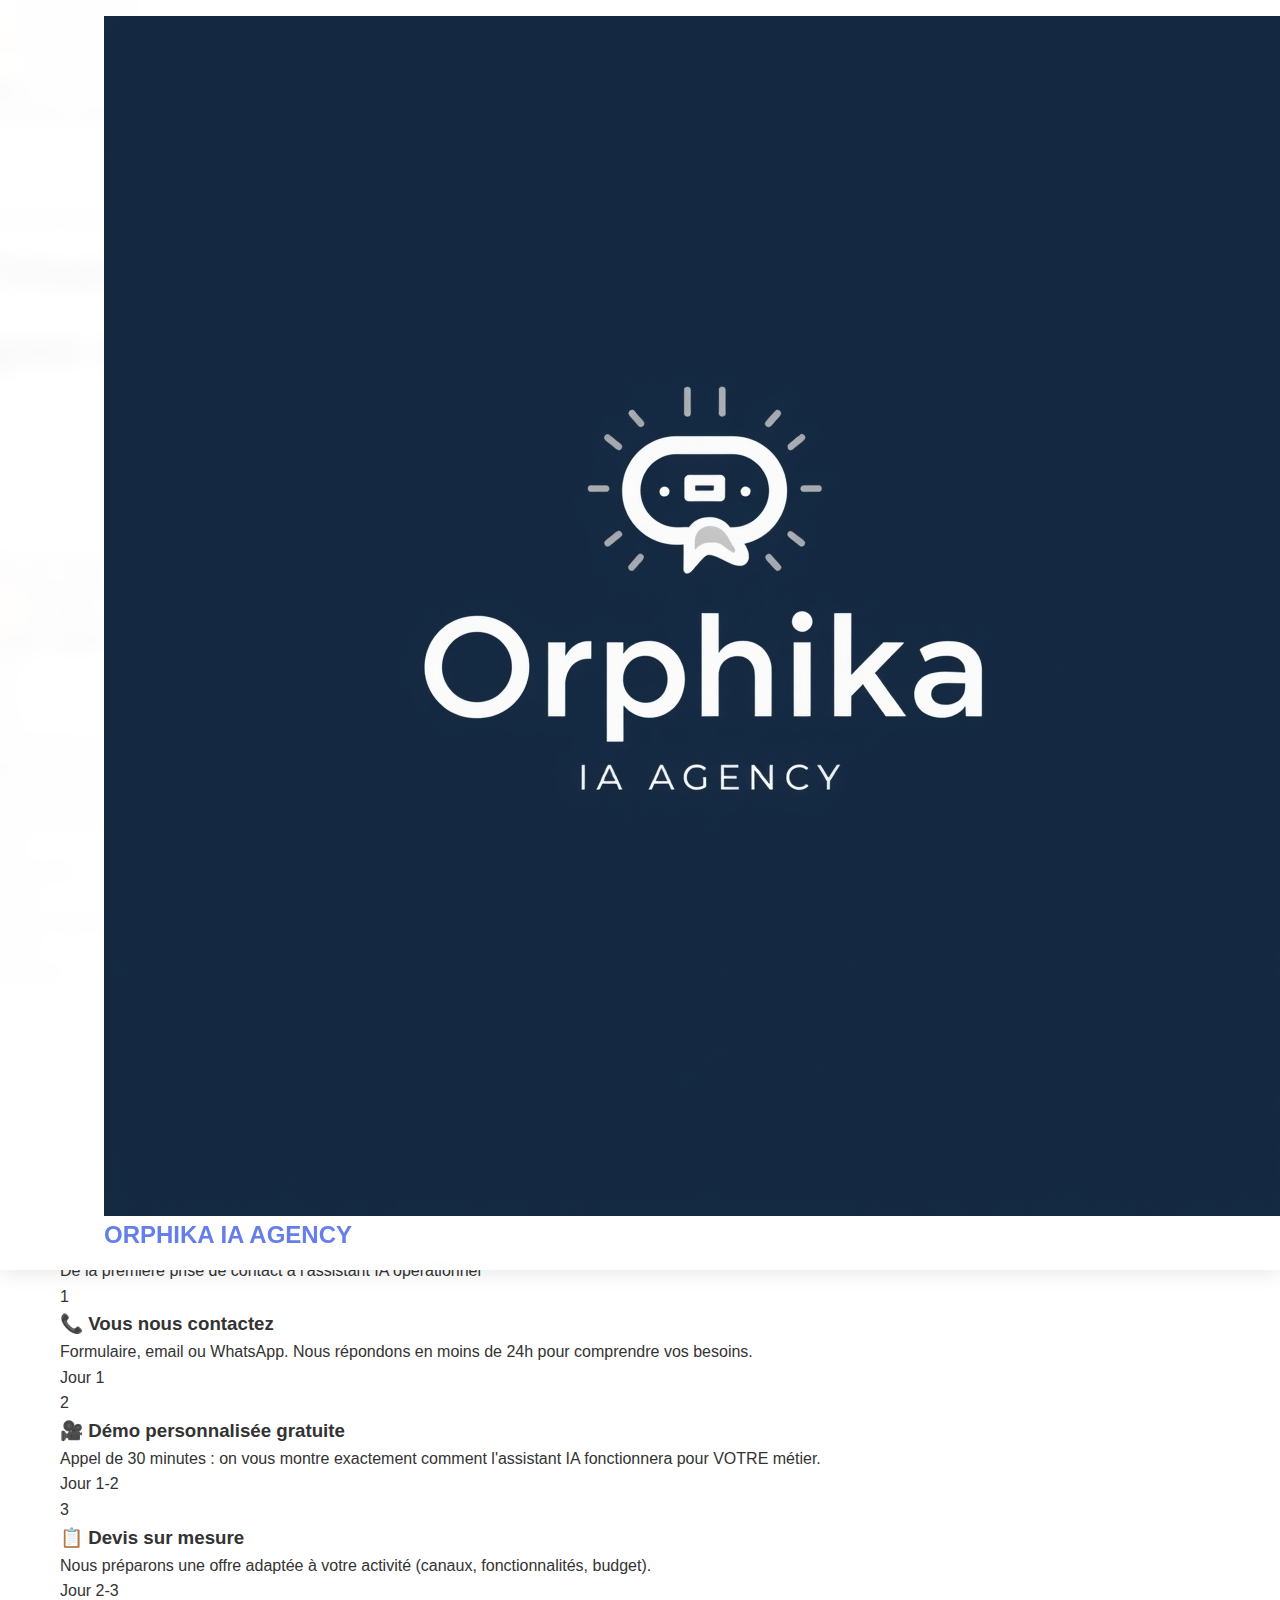
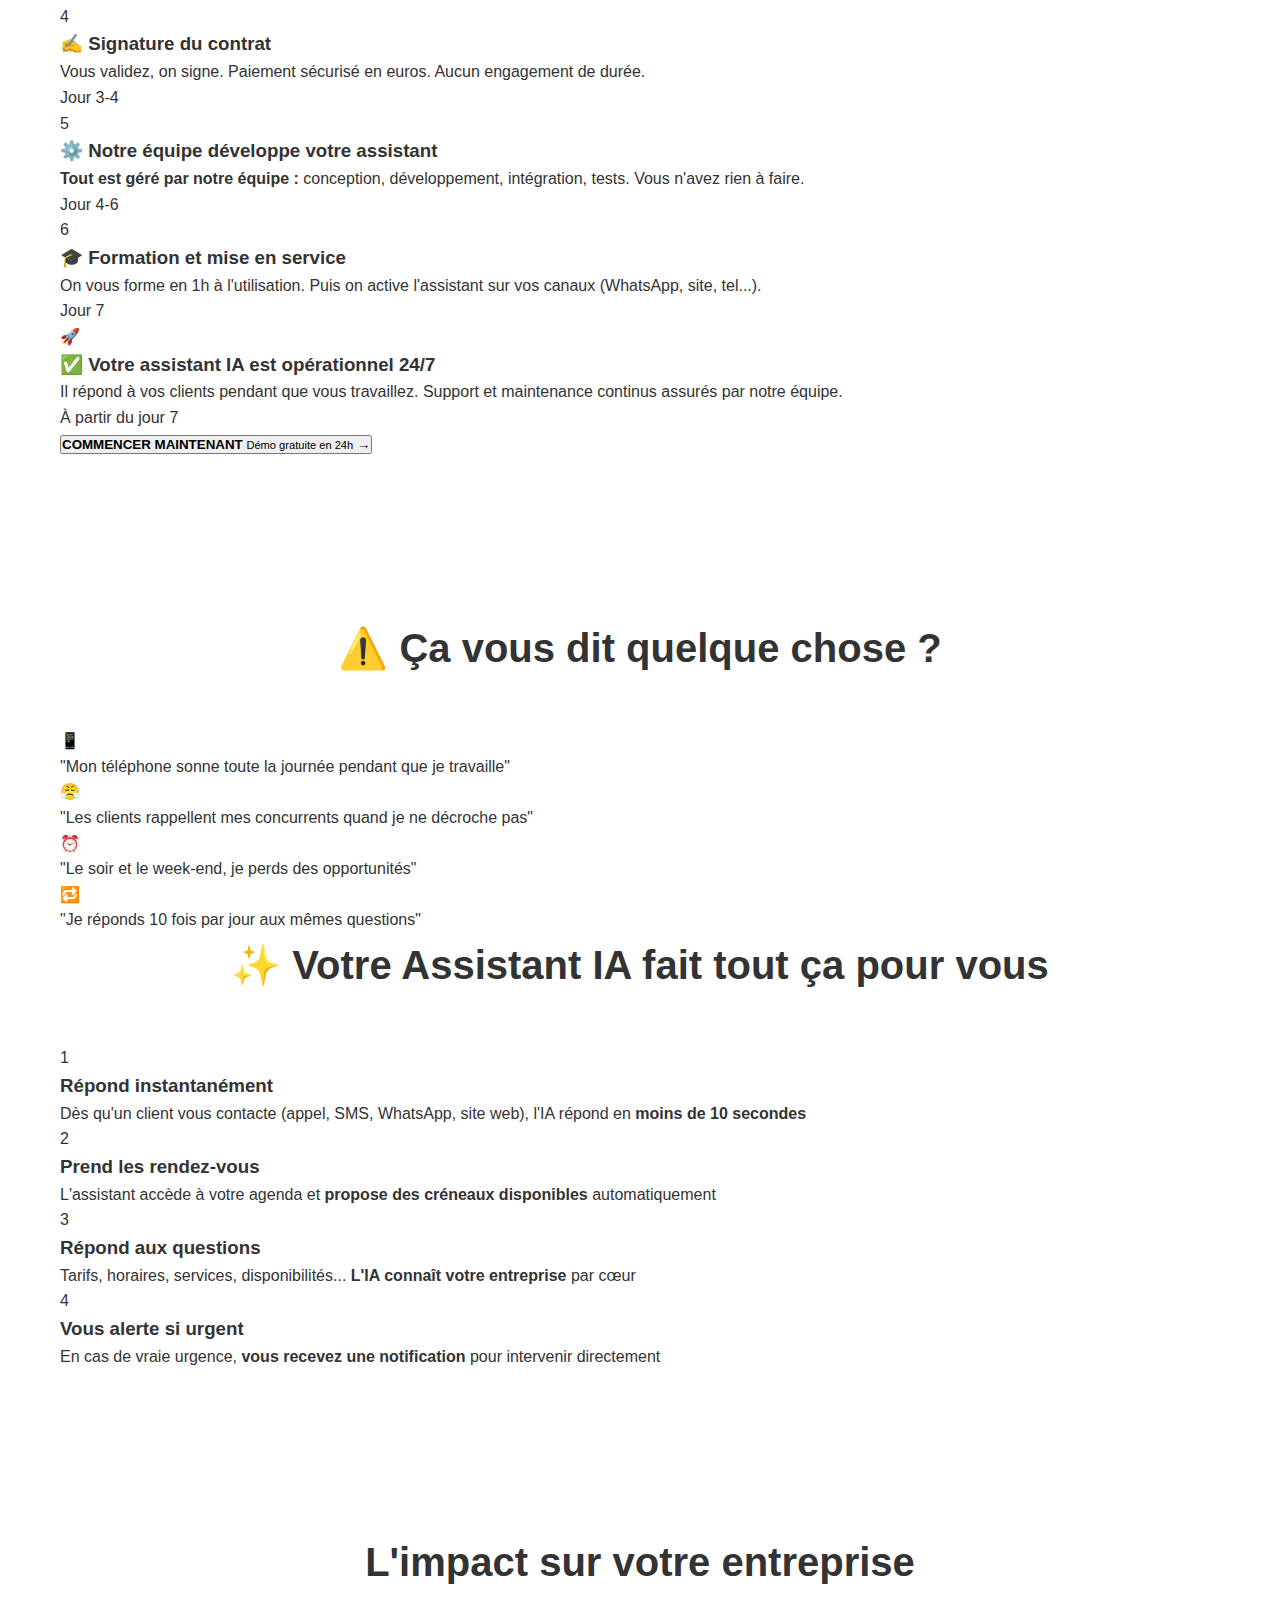
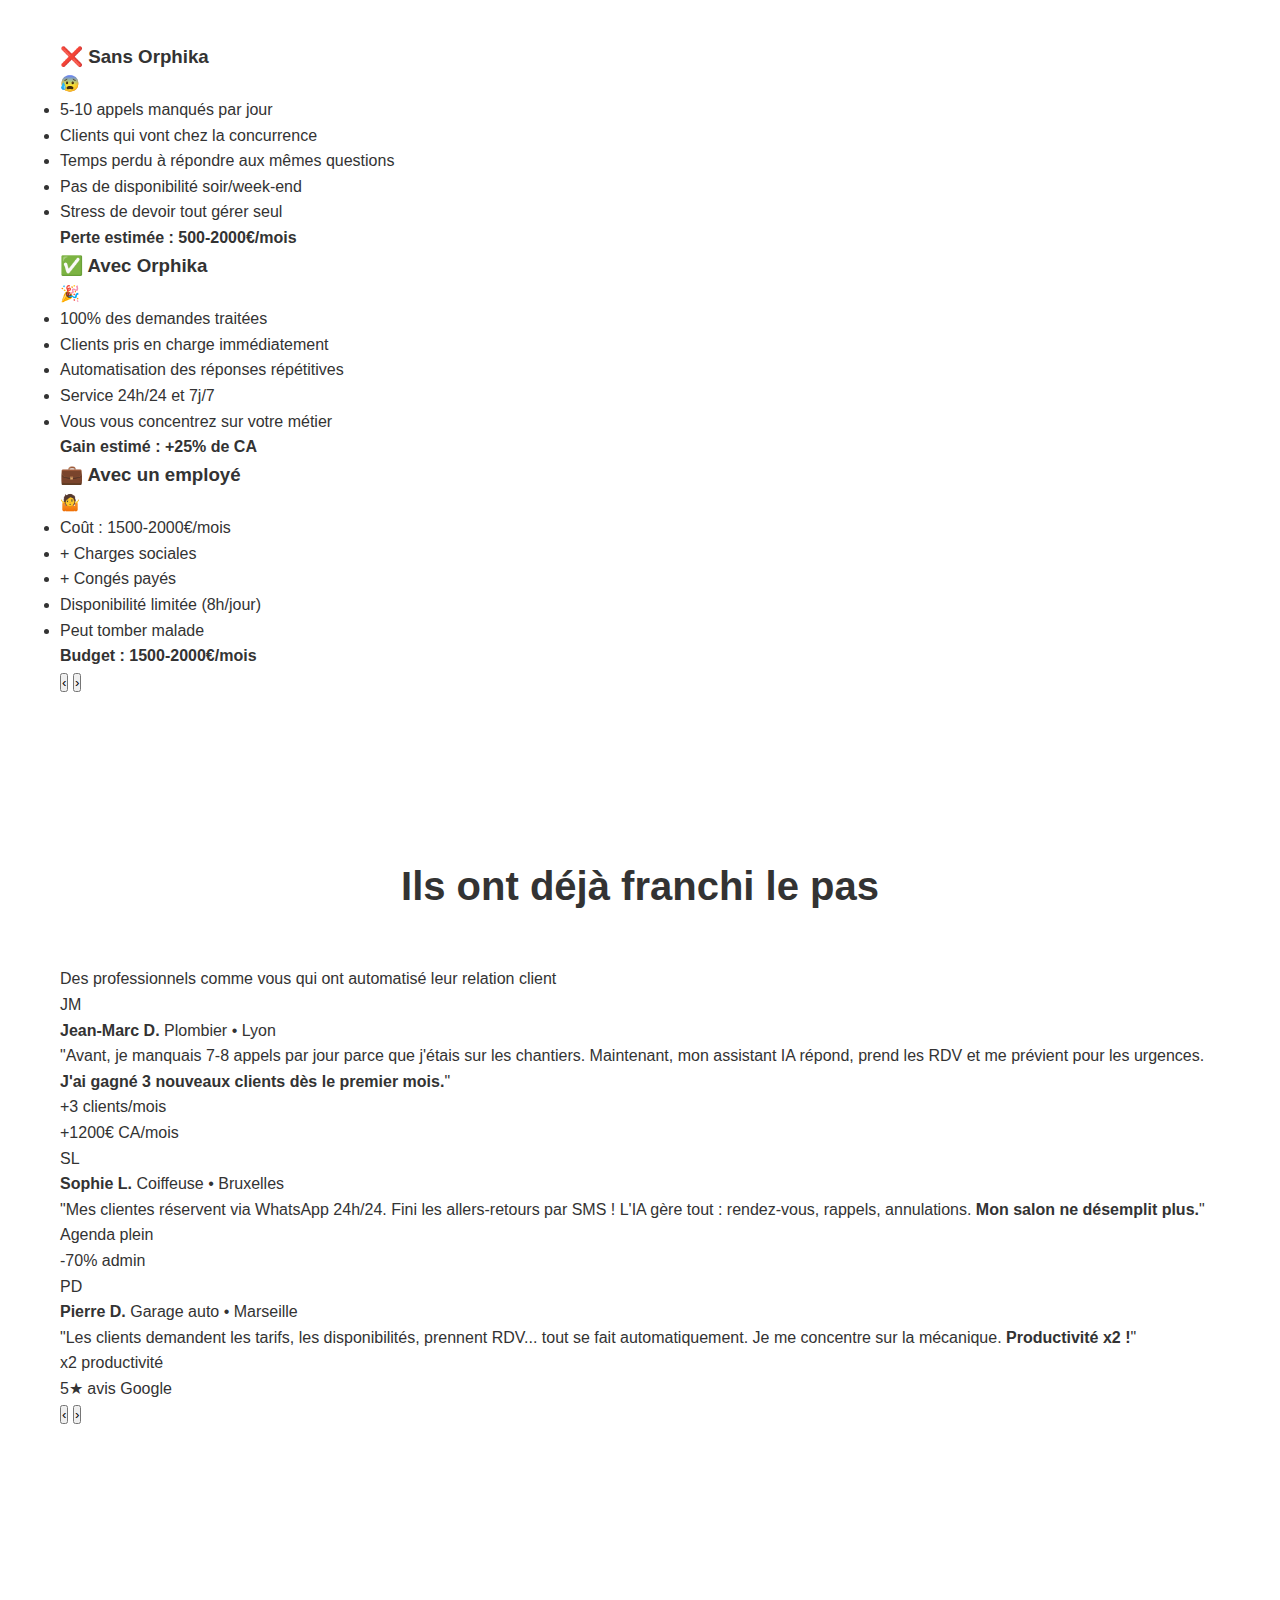
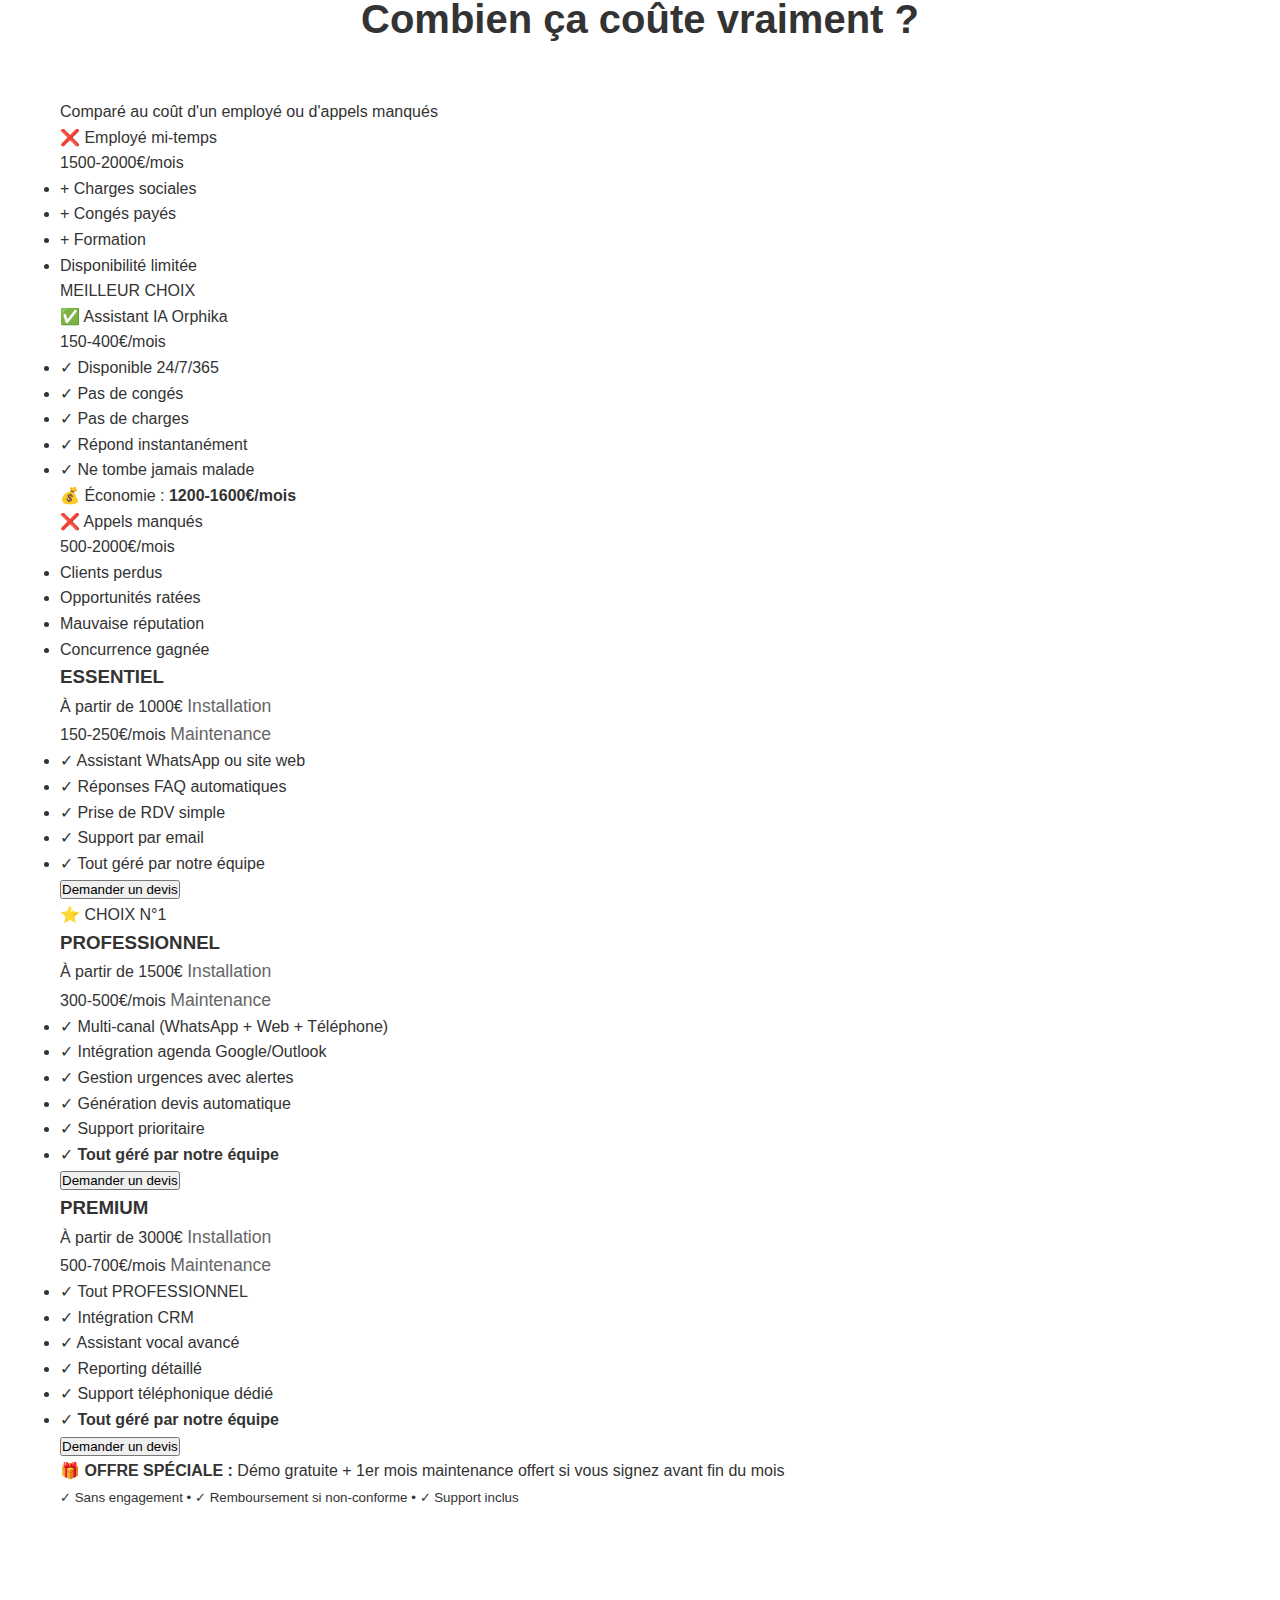
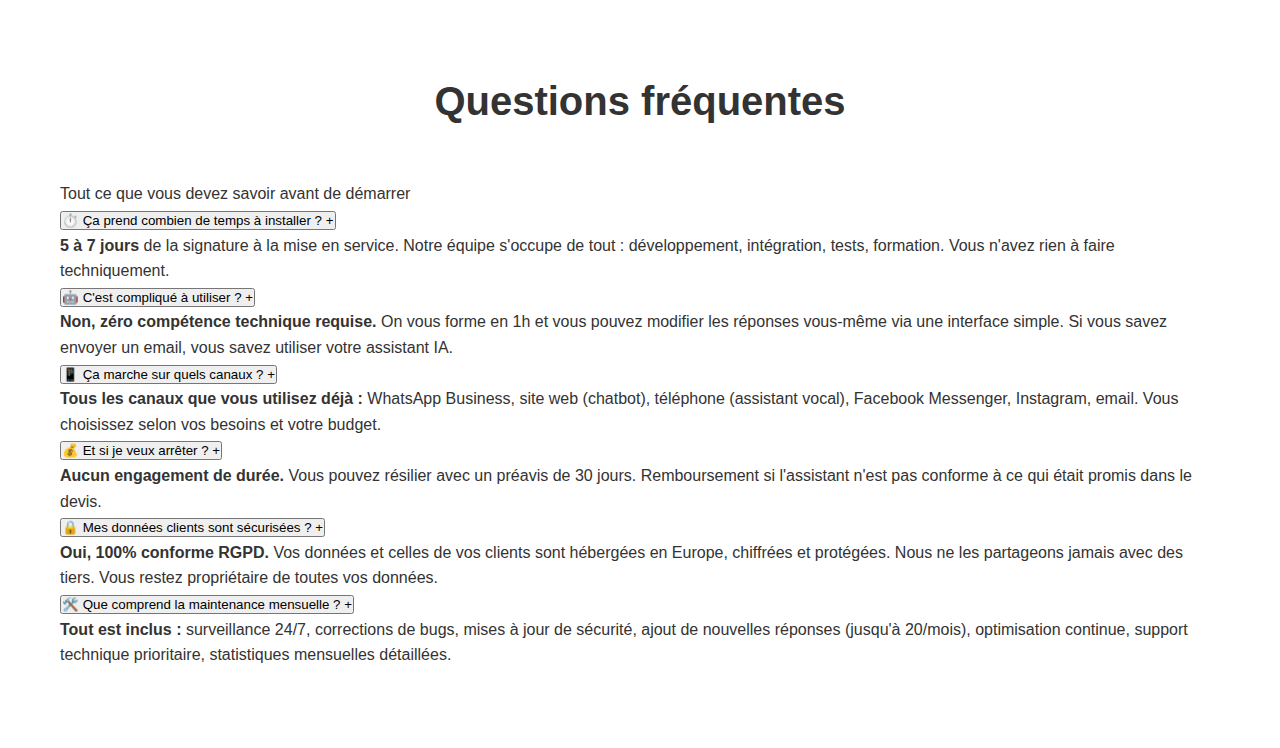
<file: index.html>
<!DOCTYPE html>
<html lang="fr">
<head>
    <meta charset="UTF-8">
    <meta name="viewport" content="width=device-width, initial-scale=1.0">
    <title>Orphika IA | Votre Réceptionniste Virtuel 24/7 - Ne Ratez Plus Aucun Client</title>
    <meta name="description" content="Assistant IA qui répond à vos clients pendant que vous travaillez. Prise de RDV automatique, réponses instantanées, disponible 24h/24. Démo gratuite.">
    
    <!-- Optimisation SEO et Réseaux Sociaux -->
    <meta name="robots" content="index, follow">
    <meta name="author" content="Orphika IA Agency">
    <link rel="canonical" href="https://orphika.io">
    
    <!-- Open Graph -->
    <meta property="og:title" content="Orphika IA | Votre Réceptionniste Virtuel 24/7">
    <meta property="og:description" content="Assistant IA qui répond à vos clients pendant que vous travaillez. Prise de RDV automatique, disponible 24h/24.">
    <meta property="og:type" content="website">
    <meta property="og:url" content="https://orphika.io">
    
    <!-- Twitter Card -->
    <meta name="twitter:card" content="summary_large_image">
    <meta name="twitter:title" content="Orphika IA | Réceptionniste Virtuel 24/7">
    <meta name="twitter:description" content="Ne ratez plus aucun client avec notre assistant IA.">
    
    <!-- Performance Optimization -->
    <link rel="preconnect" href="https://fonts.googleapis.com">
    <link rel="preconnect" href="https://fonts.gstatic.com" crossorigin>
    <link href="https://fonts.googleapis.com/css2?family=Orbitron:wght@700;900&family=Inter:wght@400;500;600;700;800&display=swap" rel="stylesheet">
    <link rel="preload" href="style.css" as="style">
    <link rel="preload" href="script.js" as="script">
    
    <link rel="stylesheet" href="style.css">
    <!-- Aucun cookie n'est utilisé sur ce site -->
</head>
<body>
    <!-- Animated Background -->
    <div class="animated-bg"></div>
    
    <!-- Trust Bar Flottant -->
    <div class="trust-bar">
    <div class="trust-item">
        <span class="trust-icon">✓</span>
        <span>Conforme RGPD</span>
    </div>
    <div class="trust-item">
        <span class="trust-icon">🔒</span>
        <span>Données sécurisées</span>
    </div>
    <div class="trust-item">
        <span class="trust-icon">⚡</span>
        <span>Livré en 5-7 jours</span>
    </div>
    <div class="trust-item">
        <span class="trust-icon">🇫🇷</span>
        <span>Service en français</span>
    </div>
    <div class="trust-item urgency">
        <span class="trust-icon pulse-dot"></span>
        <span><strong>10 démos gratuites/mois</strong></span>
    </div>
</div>
    
    <!-- Navigation Optimisée -->
    <header class="glass-header">
        <nav>
            <div class="logo-container">
                <img src="logo.png" alt="Orphika IA - Assistant Client Intelligent" class="logo">
                <div class="logo-text">
                    <span class="logo-main">ORPHIKA</span>
                    <span class="logo-sub">IA AGENCY</span>
                </div>
            </div>
            <ul class="nav-menu">
                <li><a href="#accueil" class="nav-link">Accueil</a></li>
                <li><a href="#solution" class="nav-link">Comment ça marche</a></li>
                <li><a href="#pourqui" class="nav-link">Pour qui</a></li>
                <li><a href="#tarifs" class="nav-link">Tarifs</a></li>
            </ul>
            <div class="nav-cta">
                <button class="cta-button-nav" onclick="scrollToContact()">
                    <span class="cta-icon">🎁</span>
                    DÉMO GRATUITE
                </button>
            </div>
        </nav>
    </header>

    <main>
        <!-- Hero Section - Neuromarketing Optimisé -->
        <section id="accueil" class="hero-optimized" role="banner">
            <div class="hero-container">
                <div class="hero-content">
                    <!-- Badge urgence -->
                    <div class="badge-urgency">
                        <span class="pulse-dot-orange"></span>
                        OFFRE SPÉCIALE ARTISANS & TPE • PLACES LIMITÉES
                    </div>
                    
                    <!-- Headline émotionnel -->
                    <h1 class="hero-title">
                        <span class="title-problem">Vous perdez des clients</span>
                        <span class="title-main">parce que vous ne répondez pas assez vite ?</span>
                    </h1>
                    
                    <!-- Sous-titre bénéfice - MODIFIÉ -->
                    <p class="hero-subtitle">
                        <strong>Votre assistant IA répond à votre place 24h/24</strong> : prend les appels, 
                        gère les rendez-vous, répond aux questions... même quand vous êtes en consultation, en intervention ou occupé.
                    </p>
                    
                    <!-- Bénéfices visibles -->
                    <div class="hero-benefits">
                        <div class="benefit-item">
                            <span class="benefit-icon">📞</span>
                            <span><strong>Zéro appel manqué</strong></span>
                        </div>
                        <div class="benefit-item">
                            <span class="benefit-icon">⏰</span>
                            <span><strong>Disponible 24/7</strong></span>
                        </div>
                        <div class="benefit-item">
                            <span class="benefit-icon">💰</span>
                            <span><strong>10x moins cher qu'un employé</strong></span>
                        </div>
                    </div>
                    
                    <!-- CTA Principal -->
                    <div class="hero-cta">
                        <button class="cta-primary" onclick="scrollToContact()">
                            <span class="cta-text">
                                <strong>VOIR LA DÉMO GRATUITE</strong>
                                <small>Sans engagement • Rdv en 24h</small>
                            </span>
                            <span class="cta-arrow">→</span>
                        </button>
                        <button class="cta-secondary" onclick="scrollToContact()">
                            <span class="cta-icon">💬</span>
                            Parler à un conseiller
                        </button>
                    </div>
                    
                    <!-- Social Proof -->
                    <div class="social-proof">
                        <div class="proof-avatars">
                            <div class="avatar">JM</div>
                            <div class="avatar">SL</div>
                            <div class="avatar">PD</div>
                            <span class="proof-text">+15 artisans nous font confiance</span>
                        </div>
                    </div>
                </div>
                
                <!-- Visual Optimisé -->
                <div class="hero-visual">
                    <div class="phone-mockup">
                        <div class="phone-screen">
                            <div class="chat-bubble bot">
                                Bonjour ! Je suis l'assistant de Plomberie Martin. Comment puis-je vous aider ?
                            </div>
                            <div class="chat-bubble user">
                                J'ai une fuite d'eau urgente
                            </div>
                            <div class="chat-bubble bot">
                                Je comprends, c'est urgent. Je peux vous proposer un créneau aujourd'hui à 14h30 ou 17h. Lequel vous convient ?
                            </div>
                            <div class="typing-indicator">
                                <span></span><span></span><span></span>
                            </div>
                        </div>
                    </div>
                    
                    <!-- Badges flottants -->
                    <div class="floating-badge badge-1">
                        <div class="badge-number">24/7</div>
                        <div class="badge-label">Disponible</div>
                    </div>
                    <div class="floating-badge badge-2">
                        <div class="badge-number">< 10s</div>
                        <div class="badge-label">Temps réponse</div>
                    </div>
                    <div class="floating-badge badge-3">
                        <div class="badge-number">+40%</div>
                        <div class="badge-label">RDV pris</div>
                    </div>
                </div>
            </div>
        </section>

        <!-- Comment ça marche - Parcours Client -->
        <section id="solution" class="how-it-works" role="region" aria-labelledby="how-it-works-title">
            <div class="container">
                <h2 id="how-it-works-title" class="section-title-center">
                    Comment ça marche ?
                </h2>
                <p class="section-subtitle">De la première prise de contact à l'assistant IA opérationnel</p>
                
                <div class="timeline">
                    <div class="timeline-item">
                        <div class="timeline-number">1</div>
                        <div class="timeline-content">
                            <h3>📞 Vous nous contactez</h3>
                            <p>Formulaire, email ou WhatsApp. Nous répondons en moins de 24h pour comprendre vos besoins.</p>
                            <span class="timeline-duration">Jour 1</span>
                        </div>
                    </div>
                    
                    <div class="timeline-item">
                        <div class="timeline-number">2</div>
                        <div class="timeline-content">
                            <h3>🎥 Démo personnalisée gratuite</h3>
                            <p>Appel de 30 minutes : on vous montre exactement comment l'assistant IA fonctionnera pour VOTRE métier.</p>
                            <span class="timeline-duration">Jour 1-2</span>
                        </div>
                    </div>
                    
                    <div class="timeline-item">
                        <div class="timeline-number">3</div>
                        <div class="timeline-content">
                            <h3>📋 Devis sur mesure</h3>
                            <p>Nous préparons une offre adaptée à votre activité (canaux, fonctionnalités, budget).</p>
                            <span class="timeline-duration">Jour 2-3</span>
                        </div>
                    </div>
                    
                    <div class="timeline-item">
                        <div class="timeline-number">4</div>
                        <div class="timeline-content">
                            <h3>✍️ Signature du contrat</h3>
                            <p>Vous validez, on signe. Paiement sécurisé en euros. Aucun engagement de durée.</p>
                            <span class="timeline-duration">Jour 3-4</span>
                        </div>
                    </div>
                    
                    <div class="timeline-item">
                        <div class="timeline-number">5</div>
                        <div class="timeline-content">
                            <h3>⚙️ Notre équipe développe votre assistant</h3>
                            <p><strong>Tout est géré par notre équipe :</strong> conception, développement, intégration, tests. Vous n'avez rien à faire.</p>
                            <span class="timeline-duration">Jour 4-6</span>
                        </div>
                    </div>
                    
                    <div class="timeline-item">
                        <div class="timeline-number">6</div>
                        <div class="timeline-content">
                            <h3>🎓 Formation et mise en service</h3>
                            <p>On vous forme en 1h à l'utilisation. Puis on active l'assistant sur vos canaux (WhatsApp, site, tel...).</p>
                            <span class="timeline-duration">Jour 7</span>
                        </div>
                    </div>
                    
                    <div class="timeline-item highlight">
                        <div class="timeline-number">🚀</div>
                        <div class="timeline-content">
                            <h3>✅ Votre assistant IA est opérationnel 24/7</h3>
                            <p>Il répond à vos clients pendant que vous travaillez. Support et maintenance continus assurés par notre équipe.</p>
                            <span class="timeline-duration">À partir du jour 7</span>
                        </div>
                    </div>
                </div>
                
                <div class="cta-how-it-works">
                    <button class="cta-primary" onclick="scrollToContact()">
                        <span class="cta-text">
                            <strong>COMMENCER MAINTENANT</strong>
                            <small>Démo gratuite en 24h</small>
                        </span>
                        <span class="cta-arrow">→</span>
                    </button>
                </div>
            </div>
        </section>

        <!-- Section Problème/Solution -->
        <section id="probleme" class="problem-solution" role="region" aria-labelledby="problem-solution-title">
            <div class="container">
                <!-- Problème -->
                <div class="problem-block">
                    <h2 id="problem-solution-title" class="section-title-problem">
                        <span class="title-icon">⚠️</span>
                        Ça vous dit quelque chose ?
                    </h2>
                    <div class="problem-grid">
                        <div class="problem-card">
                            <div class="problem-icon">📱</div>
                            <p>"Mon téléphone sonne toute la journée pendant que je travaille"</p>
                        </div>
                        <div class="problem-card">
                            <div class="problem-icon">😤</div>
                            <p>"Les clients rappellent mes concurrents quand je ne décroche pas"</p>
                        </div>
                        <div class="problem-card">
                            <div class="problem-icon">⏰</div>
                            <p>"Le soir et le week-end, je perds des opportunités"</p>
                        </div>
                        <div class="problem-card">
                            <div class="problem-icon">🔁</div>
                            <p>"Je réponds 10 fois par jour aux mêmes questions"</p>
                        </div>
                    </div>
                </div>
                
                <!-- Solution -->
                <div class="solution-block">
                    <h2 class="section-title-solution">
                        <span class="title-icon">✨</span>
                        Votre Assistant IA fait tout ça pour vous
                    </h2>
                    <div class="solution-grid">
                        <div class="solution-card">
                            <div class="solution-number">1</div>
                            <h3>Répond instantanément</h3>
                            <p>Dès qu'un client vous contacte (appel, SMS, WhatsApp, site web), l'IA répond en <strong>moins de 10 secondes</strong></p>
                        </div>
                        <div class="solution-card">
                            <div class="solution-number">2</div>
                            <h3>Prend les rendez-vous</h3>
                            <p>L'assistant accède à votre agenda et <strong>propose des créneaux disponibles</strong> automatiquement</p>
                        </div>
                        <div class="solution-card">
                            <div class="solution-number">3</div>
                            <h3>Répond aux questions</h3>
                            <p>Tarifs, horaires, services, disponibilités... <strong>L'IA connaît votre entreprise</strong> par cœur</p>
                        </div>
                        <div class="solution-card">
                            <div class="solution-number">4</div>
                            <h3>Vous alerte si urgent</h3>
                            <p>En cas de vraie urgence, <strong>vous recevez une notification</strong> pour intervenir directement</p>
                        </div>
                    </div>
                </div>
            </div>
        </section>

        <!-- Comparaison Avant/Après - Carrousel -->
        <section class="before-after" role="region" aria-labelledby="comparison-title">
            <div class="container">
                <h2 id="comparison-title" class="section-title-center">
                    L'impact sur votre entreprise
                </h2>
                
                <div class="comparison-carousel" aria-label="Comparaison avant/après Orphika">
                    <div class="comparison-track">
                        <!-- Slide 1 : Sans Orphika -->
                        <div class="comparison-slide">
                            <div class="comparison-card negative">
                                <h3>❌ Sans Orphika</h3>
                                <div class="comparison-icon">😰</div>
                                <ul>
                                    <li>5-10 appels manqués par jour</li>
                                    <li>Clients qui vont chez la concurrence</li>
                                    <li>Temps perdu à répondre aux mêmes questions</li>
                                    <li>Pas de disponibilité soir/week-end</li>
                                    <li>Stress de devoir tout gérer seul</li>
                                </ul>
                                <div class="comparison-result negative">
                                    <strong>Perte estimée : 500-2000€/mois</strong>
                                </div>
                            </div>
                        </div>
                        
                        <!-- Slide 2 : Avec Orphika -->
                        <div class="comparison-slide">
                            <div class="comparison-card positive">
                                <h3>✅ Avec Orphika</h3>
                                <div class="comparison-icon">🎉</div>
                                <ul>
                                    <li>100% des demandes traitées</li>
                                    <li>Clients pris en charge immédiatement</li>
                                    <li>Automatisation des réponses répétitives</li>
                                    <li>Service 24h/24 et 7j/7</li>
                                    <li>Vous vous concentrez sur votre métier</li>
                                </ul>
                                <div class="comparison-result positive">
                                    <strong>Gain estimé : +25% de CA</strong>
                                </div>
                            </div>
                        </div>
                        
                        <!-- Slide 3 : Employé (comparaison) -->
                        <div class="comparison-slide">
                            <div class="comparison-card neutral">
                                <h3>💼 Avec un employé</h3>
                                <div class="comparison-icon">🤷</div>
                                <ul>
                                    <li>Coût : 1500-2000€/mois</li>
                                    <li>+ Charges sociales</li>
                                    <li>+ Congés payés</li>
                                    <li>Disponibilité limitée (8h/jour)</li>
                                    <li>Peut tomber malade</li>
                                </ul>
                                <div class="comparison-result neutral">
                                    <strong>Budget : 1500-2000€/mois</strong>
                                </div>
                            </div>
                        </div>
                    </div>
                    
                    <!-- Contrôles carrousel -->
                    <button class="carousel-control prev" onclick="moveComparison(-1)" aria-label="Slide précédent">‹</button>
                    <button class="carousel-control next" onclick="moveComparison(1)" aria-label="Slide suivant">›</button>
                    
                    <!-- Indicateurs -->
                    <div class="carousel-indicators">
                        <span class="indicator active" onclick="goToComparison(0)" aria-label="Afficher slide 1"></span>
                        <span class="indicator" onclick="goToComparison(1)" aria-label="Afficher slide 2"></span>
                        <span class="indicator" onclick="goToComparison(2)" aria-label="Afficher slide 3"></span>
                    </div>
                </div>
            </div>
        </section>

        <!-- Pour Qui - Témoignages Carrousel -->
        <section id="pourqui" class="pourqui-optimized" role="region" aria-labelledby="testimonials-title">
            <div class="container">
                <h2 id="testimonials-title" class="section-title-center">
                    Ils ont déjà franchi le pas
                </h2>
                <p class="section-subtitle">Des professionnels comme vous qui ont automatisé leur relation client</p>
                
                <div class="testimonials-carousel" aria-label="Témoignages clients">
                    <div class="testimonials-track">
                        <!-- Témoignage 1 -->
                        <div class="testimonial-slide">
                            <div class="testimonial-card">
                                <div class="testimonial-header">
                                    <div class="avatar-large">JM</div>
                                    <div class="testimonial-meta">
                                        <strong>Jean-Marc D.</strong>
                                        <span>Plombier • Lyon</span>
                                    </div>
                                </div>
                                <p class="testimonial-text">
                                    "Avant, je manquais 7-8 appels par jour parce que j'étais sur les chantiers. 
                                    Maintenant, mon assistant IA répond, prend les RDV et me prévient pour les urgences. 
                                    <strong>J'ai gagné 3 nouveaux clients dès le premier mois.</strong>"
                                </p>
                                <div class="testimonial-result">
                                    <div class="result-badge">+3 clients/mois</div>
                                    <div class="result-badge">+1200€ CA/mois</div>
                                </div>
                            </div>
                        </div>
                        
                        <!-- Témoignage 2 -->
                        <div class="testimonial-slide">
                            <div class="testimonial-card">
                                <div class="testimonial-header">
                                    <div class="avatar-large">SL</div>
                                    <div class="testimonial-meta">
                                        <strong>Sophie L.</strong>
                                        <span>Coiffeuse • Bruxelles</span>
                                    </div>
                                </div>
                                <p class="testimonial-text">
                                    "Mes clientes réservent via WhatsApp 24h/24. Fini les allers-retours par SMS ! 
                                    L'IA gère tout : rendez-vous, rappels, annulations. 
                                    <strong>Mon salon ne désemplit plus.</strong>"
                                </p>
                                <div class="testimonial-result">
                                    <div class="result-badge">Agenda plein</div>
                                    <div class="result-badge">-70% admin</div>
                                </div>
                            </div>
                        </div>
                        
                        <!-- Témoignage 3 -->
                        <div class="testimonial-slide">
                            <div class="testimonial-card">
                                <div class="testimonial-header">
                                    <div class="avatar-large">PD</div>
                                    <div class="testimonial-meta">
                                        <strong>Pierre D.</strong>
                                        <span>Garage auto • Marseille</span>
                                    </div>
                                </div>
                                <p class="testimonial-text">
                                    "Les clients demandent les tarifs, les disponibilités, prennent RDV... 
                                    tout se fait automatiquement. Je me concentre sur la mécanique. 
                                    <strong>Productivité x2 !</strong>"
                                </p>
                                <div class="testimonial-result">
                                    <div class="result-badge">x2 productivité</div>
                                    <div class="result-badge">5★ avis Google</div>
                                </div>
                            </div>
                        </div>
                    </div>
                    
                    <!-- Contrôles -->
                    <button class="carousel-control prev" onclick="moveTestimonial(-1)" aria-label="Témoignage précédent">‹</button>
                    <button class="carousel-control next" onclick="moveTestimonial(1)" aria-label="Témoignage suivant">›</button>
                    
                    <!-- Indicateurs -->
                    <div class="carousel-indicators">
                        <span class="indicator active" onclick="goToTestimonial(0)" aria-label="Afficher témoignage 1"></span>
                        <span class="indicator" onclick="goToTestimonial(1)" aria-label="Afficher témoignage 2"></span>
                        <span class="indicator" onclick="goToTestimonial(2)" aria-label="Afficher témoignage 3"></span>
                    </div>
                </div>
            </div>
        </section>

        <!-- Tarifs avec Ancrage Prix -->
        <section id="tarifs" class="pricing-section" role="region" aria-labelledby="pricing-title">
            <div class="container">
                <h2 id="pricing-title" class="section-title-center">
                    Combien ça coûte vraiment ?
                </h2>
                <p class="section-subtitle">Comparé au coût d'un employé ou d'appels manqués</p>
                
                <!-- Comparaison prix -->
                <div class="price-comparison">
                    <div class="price-card expensive">
                        <div class="price-label">❌ Employé mi-temps</div>
                        <div class="price-amount striked">1500-2000€<span>/mois</span></div>
                        <ul>
                            <li>+ Charges sociales</li>
                            <li>+ Congés payés</li>
                            <li>+ Formation</li>
                            <li>Disponibilité limitée</li>
                        </ul>
                    </div>
                    
                    <div class="price-card best">
                        <div class="price-badge">MEILLEUR CHOIX</div>
                        <div class="price-label">✅ Assistant IA Orphika</div>
                        <div class="price-amount highlighted">
                            150-400€<span>/mois</span>
                        </div>
                        <ul>
                            <li>✓ Disponible 24/7/365</li>
                            <li>✓ Pas de congés</li>
                            <li>✓ Pas de charges</li>
                            <li>✓ Répond instantanément</li>
                            <li>✓ Ne tombe jamais malade</li>
                        </ul>
                        <div class="savings-badge">
                            💰 Économie : <strong>1200-1600€/mois</strong>
                        </div>
                    </div>
                    
                    <div class="price-card expensive">
                        <div class="price-label">❌ Appels manqués</div>
                        <div class="price-amount striked">500-2000€<span>/mois</span></div>
                        <ul>
                            <li>Clients perdus</li>
                            <li>Opportunités ratées</li>
                            <li>Mauvaise réputation</li>
                            <li>Concurrence gagnée</li>
                        </ul>
                    </div>
                </div>
                
                <!-- Forfaits détaillés -->
                <div class="packages-grid">
                    <div class="package-card">
                        <h3>ESSENTIEL</h3>
                        <div class="package-price">
                            <span class="setup">À partir de 1000€</span>
                            <span class="label">Installation</span>
                        </div>
                        <div class="package-price">
                            <span class="monthly">150-250€/mois</span>
                            <span class="label">Maintenance</span>
                        </div>
                        <ul class="package-features">
                            <li>✓ Assistant WhatsApp ou site web</li>
                            <li>✓ Réponses FAQ automatiques</li>
                            <li>✓ Prise de RDV simple</li>
                            <li>✓ Support par email</li>
                            <li>✓ Tout géré par notre équipe</li>
                        </ul>
                        <button class="cta-package" onclick="scrollToContact()">Demander un devis</button>
                    </div>
                    
                    <div class="package-card popular">
                        <div class="popular-badge">⭐ CHOIX N°1</div>
                        <h3>PROFESSIONNEL</h3>
                        <div class="package-price">
                            <span class="setup">À partir de 1500€</span>
                            <span class="label">Installation</span>
                        </div>
                        <div class="package-price">
                            <span class="monthly">300-500€/mois</span>
                            <span class="label">Maintenance</span>
                        </div>
                        <ul class="package-features">
                            <li>✓ Multi-canal (WhatsApp + Web + Téléphone)</li>
                            <li>✓ Intégration agenda Google/Outlook</li>
                            <li>✓ Gestion urgences avec alertes</li>
                            <li>✓ Génération devis automatique</li>
                            <li>✓ Support prioritaire</li>
                            <li>✓ <strong>Tout géré par notre équipe</strong></li>
                        </ul>
                        <button class="cta-package primary" onclick="scrollToContact()">Demander un devis</button>
                    </div>
                    
                    <div class="package-card">
                        <h3>PREMIUM</h3>
                        <div class="package-price">
                            <span class="setup">À partir de 3000€</span>
                            <span class="label">Installation</span>
                        </div>
                        <div class="package-price">
                            <span class="monthly">500-700€/mois</span>
                            <span class="label">Maintenance</span>
                        </div>
                        <ul class="package-features">
                            <li>✓ Tout PROFESSIONNEL</li>
                            <li>✓ Intégration CRM</li>
                            <li>✓ Assistant vocal avancé</li>
                            <li>✓ Reporting détaillé</li>
                            <li>✓ Support téléphonique dédié</li>
                            <li>✓ <strong>Tout géré par notre équipe</strong></li>
                        </ul>
                        <button class="cta-package" onclick="scrollToContact()">Demander un devis</button>
                    </div>
                </div>
                
                <div class="pricing-guarantee">
                    <p><strong>🎁 OFFRE SPÉCIALE :</strong> Démo gratuite + 1er mois maintenance offert si vous signez avant fin du mois</p>
                    <p><small>✓ Sans engagement • ✓ Remboursement si non-conforme • ✓ Support inclus</small></p>
                </div>
            </div>
        </section>

        <!-- FAQ Accordéon -->
        <section class="faq-section" role="region" aria-labelledby="faq-title">
            <div class="container">
                <h2 id="faq-title" class="section-title-center">Questions fréquentes</h2>
                <p class="section-subtitle">Tout ce que vous devez savoir avant de démarrer</p>
                
                <div class="faq-accordion" role="tablist" aria-label="Questions fréquentes">
                    <div class="faq-accordion-item">
                        <button class="faq-question" role="tab" aria-expanded="false" aria-controls="faq1" onclick="toggleFAQ(this)">
                            <span class="faq-icon">⏱️</span>
                            <span class="faq-text">Ça prend combien de temps à installer ?</span>
                            <span class="faq-toggle">+</span>
                        </button>
                        <div class="faq-answer" role="tabpanel" id="faq1">
                            <p><strong>5 à 7 jours</strong> de la signature à la mise en service. Notre équipe s'occupe de tout : développement, intégration, tests, formation. Vous n'avez rien à faire techniquement.</p>
                        </div>
                    </div>
                    
                    <div class="faq-accordion-item">
                        <button class="faq-question" role="tab" aria-expanded="false" aria-controls="faq2" onclick="toggleFAQ(this)">
                            <span class="faq-icon">🤖</span>
                            <span class="faq-text">C'est compliqué à utiliser ?</span>
                            <span class="faq-toggle">+</span>
                        </button>
                        <div class="faq-answer" role="tabpanel" id="faq2">
                            <p><strong>Non, zéro compétence technique requise.</strong> On vous forme en 1h et vous pouvez modifier les réponses vous-même via une interface simple. Si vous savez envoyer un email, vous savez utiliser votre assistant IA.</p>
                        </div>
                    </div>
                    
                    <div class="faq-accordion-item">
                        <button class="faq-question" role="tab" aria-expanded="false" aria-controls="faq3" onclick="toggleFAQ(this)">
                            <span class="faq-icon">📱</span>
                            <span class="faq-text">Ça marche sur quels canaux ?</span>
                            <span class="faq-toggle">+</span>
                        </button>
                        <div class="faq-answer" role="tabpanel" id="faq3">
                            <p><strong>Tous les canaux que vous utilisez déjà :</strong> WhatsApp Business, site web (chatbot), téléphone (assistant vocal), Facebook Messenger, Instagram, email. Vous choisissez selon vos besoins et votre budget.</p>
                        </div>
                    </div>
                    
                    <div class="faq-accordion-item">
                        <button class="faq-question" role="tab" aria-expanded="false" aria-controls="faq4" onclick="toggleFAQ(this)">
                            <span class="faq-icon">💰</span>
                            <span class="faq-text">Et si je veux arrêter ?</span>
                            <span class="faq-toggle">+</span>
                        </button>
                        <div class="faq-answer" role="tabpanel" id="faq4">
                            <p><strong>Aucun engagement de durée.</strong> Vous pouvez résilier avec un préavis de 30 jours. Remboursement si l'assistant n'est pas conforme à ce qui était promis dans le devis.</p>
                        </div>
                    </div>
                    
                    <div class="faq-accordion-item">
                        <button class="faq-question" role="tab" aria-expanded="false" aria-controls="faq5" onclick="toggleFAQ(this)">
                            <span class="faq-icon">🔒</span>
                            <span class="faq-text">Mes données clients sont sécurisées ?</span>
                            <span class="faq-toggle">+</span>
                        </button>
                        <div class="faq-answer" role="tabpanel" id="faq5">
                            <p><strong>Oui, 100% conforme RGPD.</strong> Vos données et celles de vos clients sont hébergées en Europe, chiffrées et protégées. Nous ne les partageons jamais avec des tiers. Vous restez propriétaire de toutes vos données.</p>
                        </div>
                    </div>
                    
                    <div class="faq-accordion-item">
                        <button class="faq-question" role="tab" aria-expanded="false" aria-controls="faq6" onclick="toggleFAQ(this)">
                            <span class="faq-icon">🛠️</span>
                            <span class="faq-text">Que comprend la maintenance mensuelle ?</span>
                            <span class="faq-toggle">+</span>
                        </button>
                        <div class="faq-answer" role="tabpanel" id="faq6">
                            <p><strong>Tout est inclus :</strong> surveillance 24/7, corrections de bugs, mises à jour de sécurité, ajout de nouvelles réponses (jusqu'à 20/mois), optimisation continue, support technique prioritaire, statistiques mensuelles détaillées.</p>
                        </div>
                    </div>
                    
                    <div class="faq-accordion-item">
                        <button class="faq-question" role="tab"
</file>
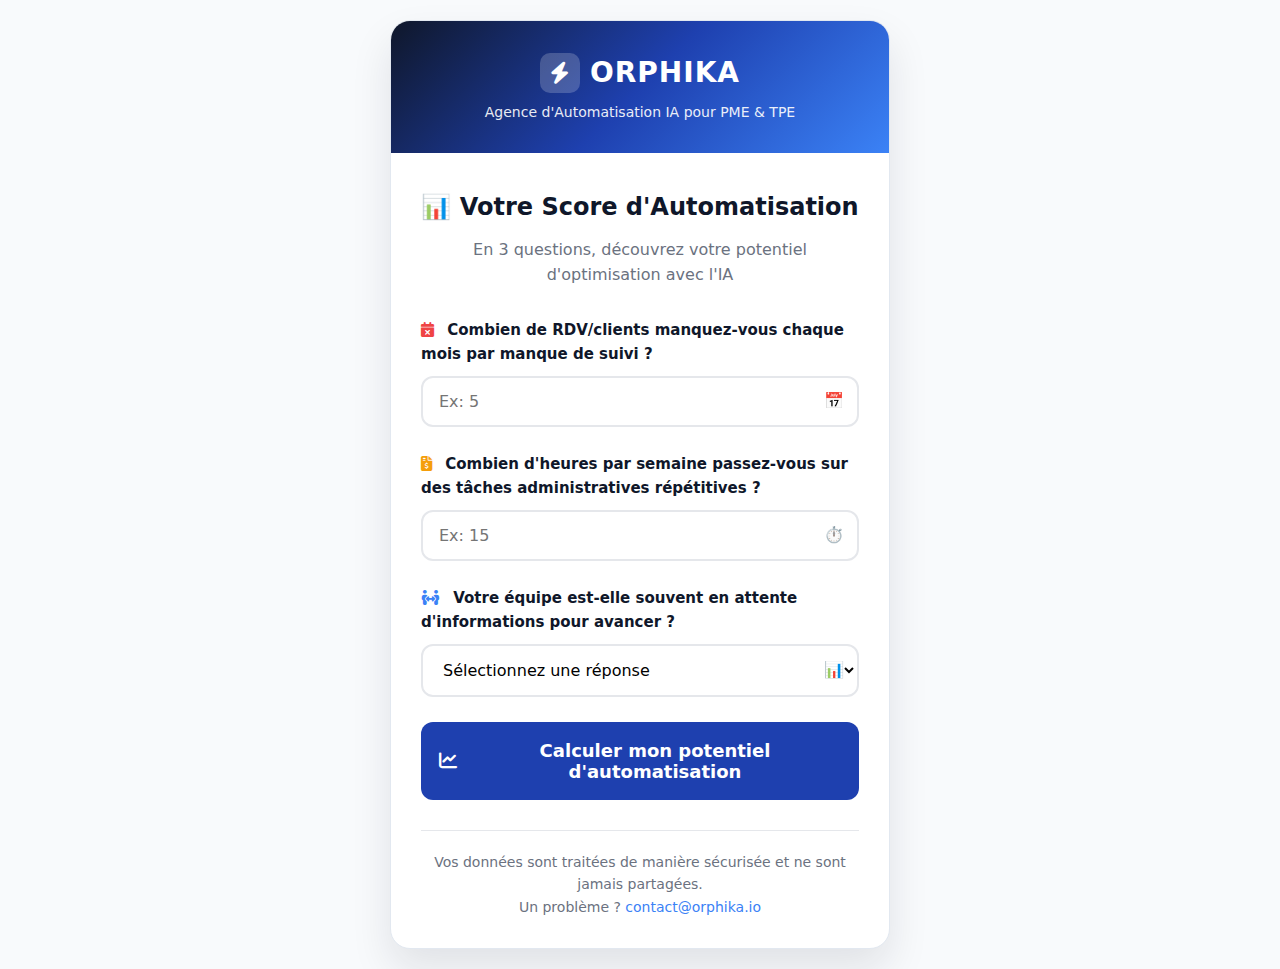
<file: calculator.html>
<!DOCTYPE html>
<html lang="fr">
<head>
    <meta charset="UTF-8">
    <meta name="viewport" content="width=device-width, initial-scale=1.0">
    <title>Calculateur ROI - Orphika | Automatisation IA</title>
    <link rel="stylesheet" href="https://cdnjs.cloudflare.com/ajax/libs/font-awesome/6.4.0/css/all.min.css">
    <style>
        /* Charte graphique Orphika.io */
        :root {
            --orphika-primary: #0F172A;    /* Bleu nuit */
            --orphika-secondary: #1E40AF;  /* Bleu royal */
            --orphika-accent: #3B82F6;     /* Bleu vif */
            --orphika-gradient: linear-gradient(135deg, #0F172A 0%, #1E40AF 50%, #3B82F6 100%);
            --orphika-light: #60A5FA;      /* Bleu clair */
            --orphika-success: #10B981;    /* Vert émeraude */
            --orphika-danger: #EF4444;     /* Rouge */
            --orphika-warning: #F59E0B;    /* Orange */
            --orphika-gray: #6B7280;       /* Gris */
            --orphika-light-bg: #F8FAFC;   /* Fond clair */
        }
        
        * {
            margin: 0;
            padding: 0;
            box-sizing: border-box;
            font-family: 'Segoe UI', system-ui, -apple-system, sans-serif;
        }
        
        body {
            background: var(--orphika-light-bg);
            color: var(--orphika-primary);
            line-height: 1.6;
            min-height: 100vh;
            display: flex;
            justify-content: center;
            align-items: center;
            padding: 20px;
        }
        
        .container {
            max-width: 500px;
            width: 100%;
            background: white;
            border-radius: 20px;
            box-shadow: 0 20px 40px rgba(15, 23, 42, 0.1);
            overflow: hidden;
            border: 1px solid #E2E8F0;
        }
        
        .header {
            background: var(--orphika-gradient);
            color: white;
            padding: 30px 25px;
            text-align: center;
            position: relative;
        }
        
        .logo {
            font-size: 28px;
            font-weight: 800;
            letter-spacing: 1px;
            margin-bottom: 5px;
            display: flex;
            align-items: center;
            justify-content: center;
            gap: 10px;
        }
        
        .logo-icon {
            background: rgba(255, 255, 255, 0.2);
            width: 40px;
            height: 40px;
            border-radius: 10px;
            display: flex;
            align-items: center;
            justify-content: center;
            font-size: 22px;
        }
        
        .tagline {
            font-size: 14px;
            opacity: 0.9;
            font-weight: 300;
        }
        
        .content {
            padding: 35px 30px 30px;
        }
        
        .title {
            font-size: 24px;
            font-weight: 700;
            color: var(--orphika-primary);
            margin-bottom: 10px;
            text-align: center;
        }
        
        .subtitle {
            color: var(--orphika-gray);
            text-align: center;
            margin-bottom: 30px;
            font-size: 16px;
        }
        
        .question-group {
            margin-bottom: 25px;
        }
        
        .question-label {
            display: block;
            font-weight: 600;
            margin-bottom: 10px;
            color: var(--orphika-primary);
            font-size: 15px;
        }
        
        .input-wrapper {
            position: relative;
        }
        
        input, select {
            width: 100%;
            padding: 14px 16px;
            border: 2px solid #E5E7EB;
            border-radius: 12px;
            font-size: 16px;
            transition: all 0.3s ease;
            background: white;
        }
        
        input:focus, select:focus {
            outline: none;
            border-color: var(--orphika-accent);
            box-shadow: 0 0 0 3px rgba(59, 130, 246, 0.15);
        }
        
        .input-icon {
            position: absolute;
            right: 15px;
            top: 50%;
            transform: translateY(-50%);
            color: var(--orphika-gray);
        }
        
        .calculate-btn {
            background: var(--orphika-secondary);
            color: white;
            border: none;
            width: 100%;
            padding: 18px;
            border-radius: 12px;
            font-size: 18px;
            font-weight: 700;
            cursor: pointer;
            transition: all 0.3s ease;
            display: flex;
            align-items: center;
            justify-content: center;
            gap: 12px;
            margin-top: 10px;
        }
        
        .calculate-btn:hover {
            background: var(--orphika-accent);
            transform: translateY(-2px);
            box-shadow: 0 10px 20px rgba(59, 130, 246, 0.3);
        }
        
        .result-container {
            display: none;
            margin-top: 30px;
            padding: 25px;
            background: linear-gradient(135deg, #F0F9FF 0%, #EFF6FF 100%);
            border-radius: 16px;
            border-left: 5px solid var(--orphika-accent);
            animation: fadeIn 0.8s ease;
        }
        
        @keyframes fadeIn {
            from { opacity: 0; transform: translateY(10px); }
            to { opacity: 1; transform: translateY(0); }
        }
        
        .result-title {
            font-size: 20px;
            font-weight: 700;
            color: var(--orphika-primary);
            margin-bottom: 15px;
            display: flex;
            align-items: center;
            gap: 10px;
        }
        
        .score-display {
            font-size: 48px;
            font-weight: 800;
            color: var(--orphika-secondary);
            text-align: center;
            margin: 20px 0;
            position: relative;
        }
        
        .score-label {
            font-size: 16px;
            color: var(--orphika-gray);
            text-align: center;
            margin-bottom: 25px;
        }
        
        .score-bar {
            height: 10px;
            background: #E5E7EB;
            border-radius: 5px;
            margin: 15px 0;
            overflow: hidden;
        }
        
        .score-progress {
            height: 100%;
            background: var(--orphika-gradient);
            width: 0%;
            transition: width 1.5s ease;
            border-radius: 5px;
        }
        
        .score-details {
            display: flex;
            justify-content: space-between;
            margin-top: 10px;
            font-size: 14px;
            color: var(--orphika-gray);
        }
        
        .interpretation {
            background: white;
            padding: 20px;
            border-radius: 12px;
            margin-top: 15px;
            border: 1px solid #E5E7EB;
        }
        
        .cta-container {
            margin-top: 30px;
            text-align: center;
        }
        
        .primary-cta {
            background: var(--orphika-gradient);
            color: white;
            border: none;
            padding: 20px 30px;
            border-radius: 12px;
            font-size: 18px;
            font-weight: 700;
            cursor: pointer;
            transition: all 0.3s ease;
            display: block;
            width: 100%;
            text-decoration: none;
            margin-bottom: 15px;
            box-shadow: 0 10px 20px rgba(15, 23, 42, 0.2);
        }
        
        .primary-cta:hover {
            transform: translateY(-3px);
            box-shadow: 0 15px 30px rgba(15, 23, 42, 0.3);
        }
        
        .secondary-cta {
            background: #F3F4F6;
            color: var(--orphika-gray);
            border: 1px solid #D1D5DB;
            padding: 16px;
            border-radius: 12px;
            font-size: 16px;
            font-weight: 600;
            cursor: pointer;
            transition: all 0.3s ease;
            display: block;
            width: 100%;
            text-decoration: none;
        }
        
        .secondary-cta:hover {
            background: #E5E7EB;
            color: var(--orphika-primary);
        }
        
        .footer {
            text-align: center;
            margin-top: 30px;
            padding-top: 20px;
            border-top: 1px solid #E5E7EB;
            color: var(--orphika-gray);
            font-size: 14px;
        }
        
        .footer a {
            color: var(--orphika-accent);
            text-decoration: none;
        }
        
        @media (max-width: 480px) {
            .container {
                border-radius: 15px;
            }
            
            .header {
                padding: 25px 20px;
            }
            
            .content {
                padding: 25px 20px;
            }
        }
    </style>
</head>
<body>
    <div class="container">
        <div class="header">
            <div class="logo">
                <div class="logo-icon">
                    <i class="fas fa-bolt"></i>
                </div>
                ORPHIKA
            </div>
            <div class="tagline">Agence d'Automatisation IA pour PME & TPE</div>
        </div>
        
        <div class="content">
            <h1 class="title">📊 Votre Score d'Automatisation</h1>
            <p class="subtitle">En 3 questions, découvrez votre potentiel d'optimisation avec l'IA</p>
            
            <form id="roiCalculator">
                <div class="question-group">
                    <label class="question-label">
                        <i class="fas fa-calendar-xmark" style="color: var(--orphika-danger); margin-right: 8px;"></i>
                        Combien de RDV/clients manquez-vous chaque mois par manque de suivi ?
                    </label>
                    <div class="input-wrapper">
                        <input type="number" id="rdvManques" min="0" max="50" placeholder="Ex: 5" required>
                        <span class="input-icon">📅</span>
                    </div>
                </div>
                
                <div class="question-group">
                    <label class="question-label">
                        <i class="fas fa-file-invoice-dollar" style="color: var(--orphika-warning); margin-right: 8px;"></i>
                        Combien d'heures par semaine passez-vous sur des tâches administratives répétitives ?
                    </label>
                    <div class="input-wrapper">
                        <input type="number" id="heuresAdmin" min="0" max="80" placeholder="Ex: 15" required>
                        <span class="input-icon">⏱️</span>
                    </div>
                </div>
                
                <div class="question-group">
                    <label class="question-label">
                        <i class="fas fa-people-arrows" style="color: var(--orphika-accent); margin-right: 8px;"></i>
                        Votre équipe est-elle souvent en attente d'informations pour avancer ?
                    </label>
                    <div class="input-wrapper">
                        <select id="attenteInfos" required>
                            <option value="">Sélectionnez une réponse</option>
                            <option value="3">Toujours - C'est notre principal frein</option>
                            <option value="2">Souvent - Plusieurs fois par semaine</option>
                            <option value="1">Parfois - De temps en temps</option>
                            <option value="0">Rarement - Nous sommes bien organisés</option>
                        </select>
                        <span class="input-icon">📊</span>
                    </div>
                </div>
                
                <button type="submit" class="calculate-btn" id="calculateBtn">
                    <i class="fas fa-chart-line"></i>
                    Calculer mon potentiel d'automatisation
                </button>
            </form>
            
            <div class="result-container" id="resultContainer">
                <div class="result-title">
                    <i class="fas fa-trophy" style="color: var(--orphika-warning);"></i>
                    Votre Score d'Optimisation
                </div>
                
                <div class="score-display" id="scoreDisplay">0</div>
                <div class="score-label" id="scoreLabel">Calcul en cours...</div>
                
                <div class="score-bar">
                    <div class="score-progress" id="scoreProgress"></div>
                </div>
                
                <div class="score-details">
                    <span>Faible</span>
                    <span>Modéré</span>
                    <span>Élevé</span>
                    <span>Exceptionnel</span>
                </div>
                
                <div class="interpretation" id="interpretation">
                    <!-- Le texte sera inséré par JavaScript -->
                </div>
                
                <div class="cta-container" id="ctaContainer">
                    <!-- Les CTA seront insérés par JavaScript -->
                </div>
            </div>
            
            <div class="footer">
                <p>Vos données sont traitées de manière sécurisée et ne sont jamais partagées.</p>
                <p>Un problème ? <a href="mailto:contact@orphika.io">contact@orphika.io</a></p>
            </div>
        </div>
    </div>

    <script>
        document.getElementById('roiCalculator').addEventListener('submit', function(e) {
            e.preventDefault();
            
            // Récupération des valeurs
            const rdvManques = parseInt(document.getElementById('rdvManques').value) || 0;
            const heuresAdmin = parseInt(document.getElementById('heuresAdmin').value) || 0;
            const attenteInfos = parseInt(document.getElementById('attenteInfos').value) || 0;
            
            // Calcul du score (sur 100)
            let score = 0;
            
            // RDV manqués : jusqu'à 40 points
            score += Math.min(rdvManques * 4, 40);
            
            // Heures administratives : jusqu'à 40 points
            score += Math.min(heuresAdmin * 1.5, 40);
            
            // Attente d'informations : jusqu'à 20 points
            score += attenteInfos * 6.67;
            
            // Arrondi
            score = Math.min(Math.round(score), 100);
            
            // Affichage du résultat
            document.getElementById('resultContainer').style.display = 'block';
            document.getElementById('scoreDisplay').textContent = score;
            
            // Animation du score
            animateScore(score);
            
            // Détermination du niveau
            let niveau, couleur, interpretation, ctaText;
            
            if (score >= 80) {
                niveau = "Exceptionnel";
                couleur = "var(--orphika-success)";
                interpretation = `<p><strong>Votre entreprise a un potentiel d'automatisation exceptionnel !</strong></p>
                <p>Avec ${score} points, vous pourriez économiser <strong>plus de 40h/mois</strong> et augmenter vos revenus de <strong>15-25%</strong> grâce à une automatisation intelligente.</p>
                <p>Vos processus sont mûrs pour une transformation immédiate.</p>`;
                ctaText = "🚀 Je veux libérer 40h/mois pour développer mon entreprise";
            } else if (score >= 60) {
                niveau = "Élevé";
                couleur = "var(--orphika-accent)";
                interpretation = `<p><strong>Votre potentiel d'optimisation est élevé !</strong></p>
                <p>Avec ${score} points, vous pourriez récupérer <strong>20-30h/mois</strong> et réduire vos coûts opérationnels de <strong>10-20%</strong>.</p>
                <p>Quelques ajustements stratégiques pourraient doubler votre productivité.</p>`;
                ctaText = "⚡ Je veux récupérer 30h/mois pour me concentrer sur la croissance";
            } else if (score >= 40) {
                niveau = "Modéré";
                couleur = "var(--orphika-warning)";
                interpretation = `<p><strong>Vous avez un potentiel d'automatisation modéré.</strong></p>
                <p>Avec ${score} points, vous pourriez gagner <strong>10-20h/mois</strong> et améliorer votre service client.</p>
                <p>Une approche ciblée sur vos points de friction les plus coûteux pourrait vous faire gagner des milliers d'euros.</p>`;
                ctaText = "📈 Je veux optimiser mes processus et gagner 20h/mois";
            } else {
                niveau = "Faible";
                couleur = "var(--orphika-gray)";
                interpretation = `<p><strong>Votre potentiel d'automatisation est actuellement faible.</strong></p>
                <p>Cela peut signifier que vous avez déjà de bons processus ou que vous sous-estimez certaines pertes de temps.</p>
                <p>Nous recommandons un audit gratuit pour identifier des opportunités cachées.</p>`;
                ctaText = "🔍 Je veux un audit gratuit de mes processus";
            }
            
            // Mise à jour de l'interface
            document.getElementById('scoreDisplay').style.color = couleur;
            document.getElementById('scoreLabel').textContent = `Niveau : ${niveau}`;
            document.getElementById('scoreLabel').style.color = couleur;
            document.getElementById('interpretation').innerHTML = interpretation;
            
            // Génération des CTA
            const ctaContainer = document.getElementById('ctaContainer');
            ctaContainer.innerHTML = `
                <a href="https://orphika.fillout.com/diagnostique?score=${score}&rdv=${rdvManques}&heures=${heuresAdmin}" 
                   class="primary-cta" target="_blank">
                   <i class="fas fa-rocket"></i> ${ctaText}
                </a>
                <a href="#" class="secondary-cta" id="secondaryCta">
                    <i class="fas fa-hand-point-left"></i> Je préfère laisser cette opportunité à la concurrence
                </a>
            `;
            
            // Scroll doux vers les résultats
            document.getElementById('resultContainer').scrollIntoView({ behavior: 'smooth' });
            
            // Gestion du CTA secondaire
            document.getElementById('secondaryCta').addEventListener('click', function(e) {
                e.preventDefault();
                if (confirm("Êtes-vous sûr de vouloir laisser vos concurrents prendre de l'avance avec l'IA ?")) {
                    alert("Nous respectons votre choix. N'hésitez pas à revenir quand vous serez prêt à transformer votre entreprise.");
                }
            });
        });
        
        // Animation du score
        function animateScore(finalScore) {
            const scoreElement = document.getElementById('scoreDisplay');
            const progressBar = document.getElementById('scoreProgress');
            
            let currentScore = 0;
            const increment = finalScore / 50; // 50 étapes d'animation
            
            const timer = setInterval(() => {
                currentScore += increment;
                if (currentScore >= finalScore) {
                    currentScore = finalScore;
                    clearInterval(timer);
                }
                
                scoreElement.textContent = Math.round(currentScore);
                progressBar.style.width = `${currentScore}%`;
            }, 30);
        }
        
        // Animation d'entrée discrète
        window.addEventListener('load', function() {
            document.querySelector('.container').style.opacity = '0';
            document.querySelector('.container').style.transform = 'translateY(20px)';
            
            setTimeout(() => {
                document.querySelector('.container').style.transition = 'opacity 0.8s ease, transform 0.8s ease';
                document.querySelector('.container').style.opacity = '1';
                document.querySelector('.container').style.transform = 'translateY(0)';
            }, 300);
        });
    </script>
</body>
</html>
</file>
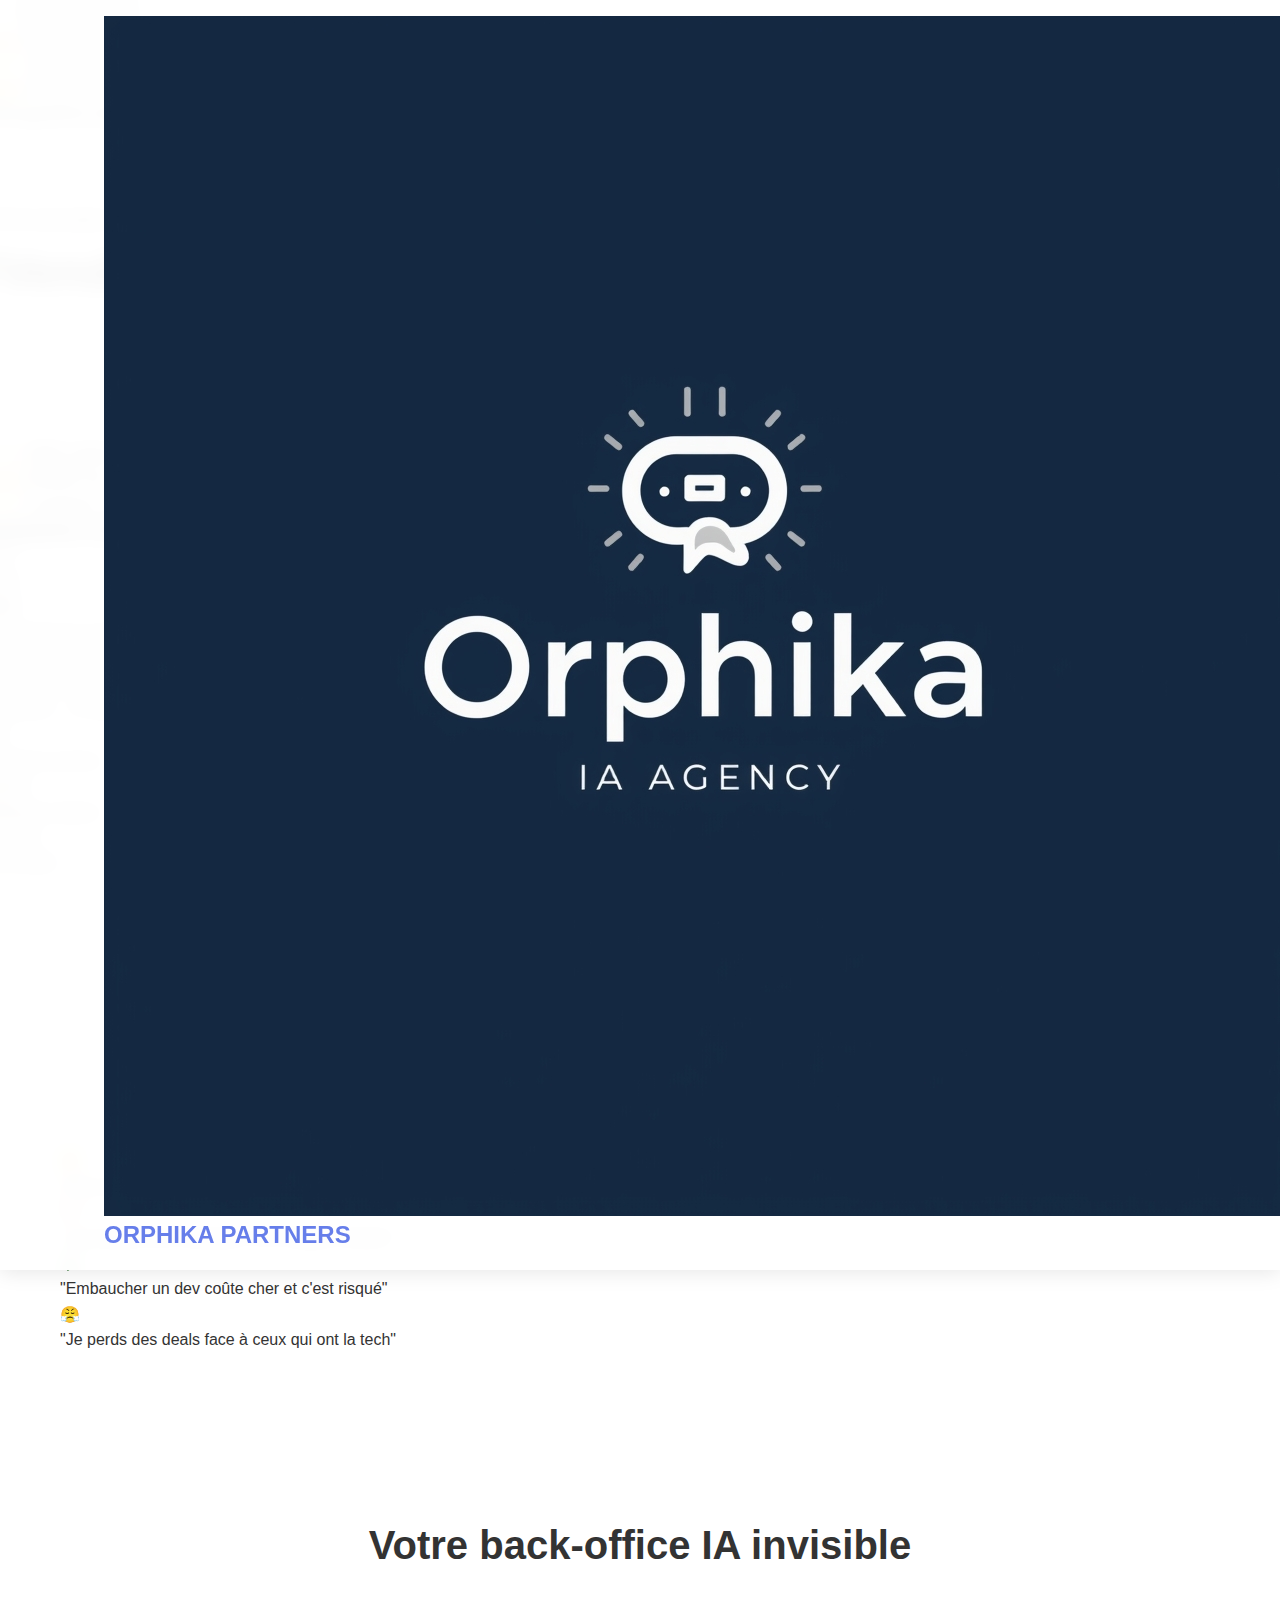
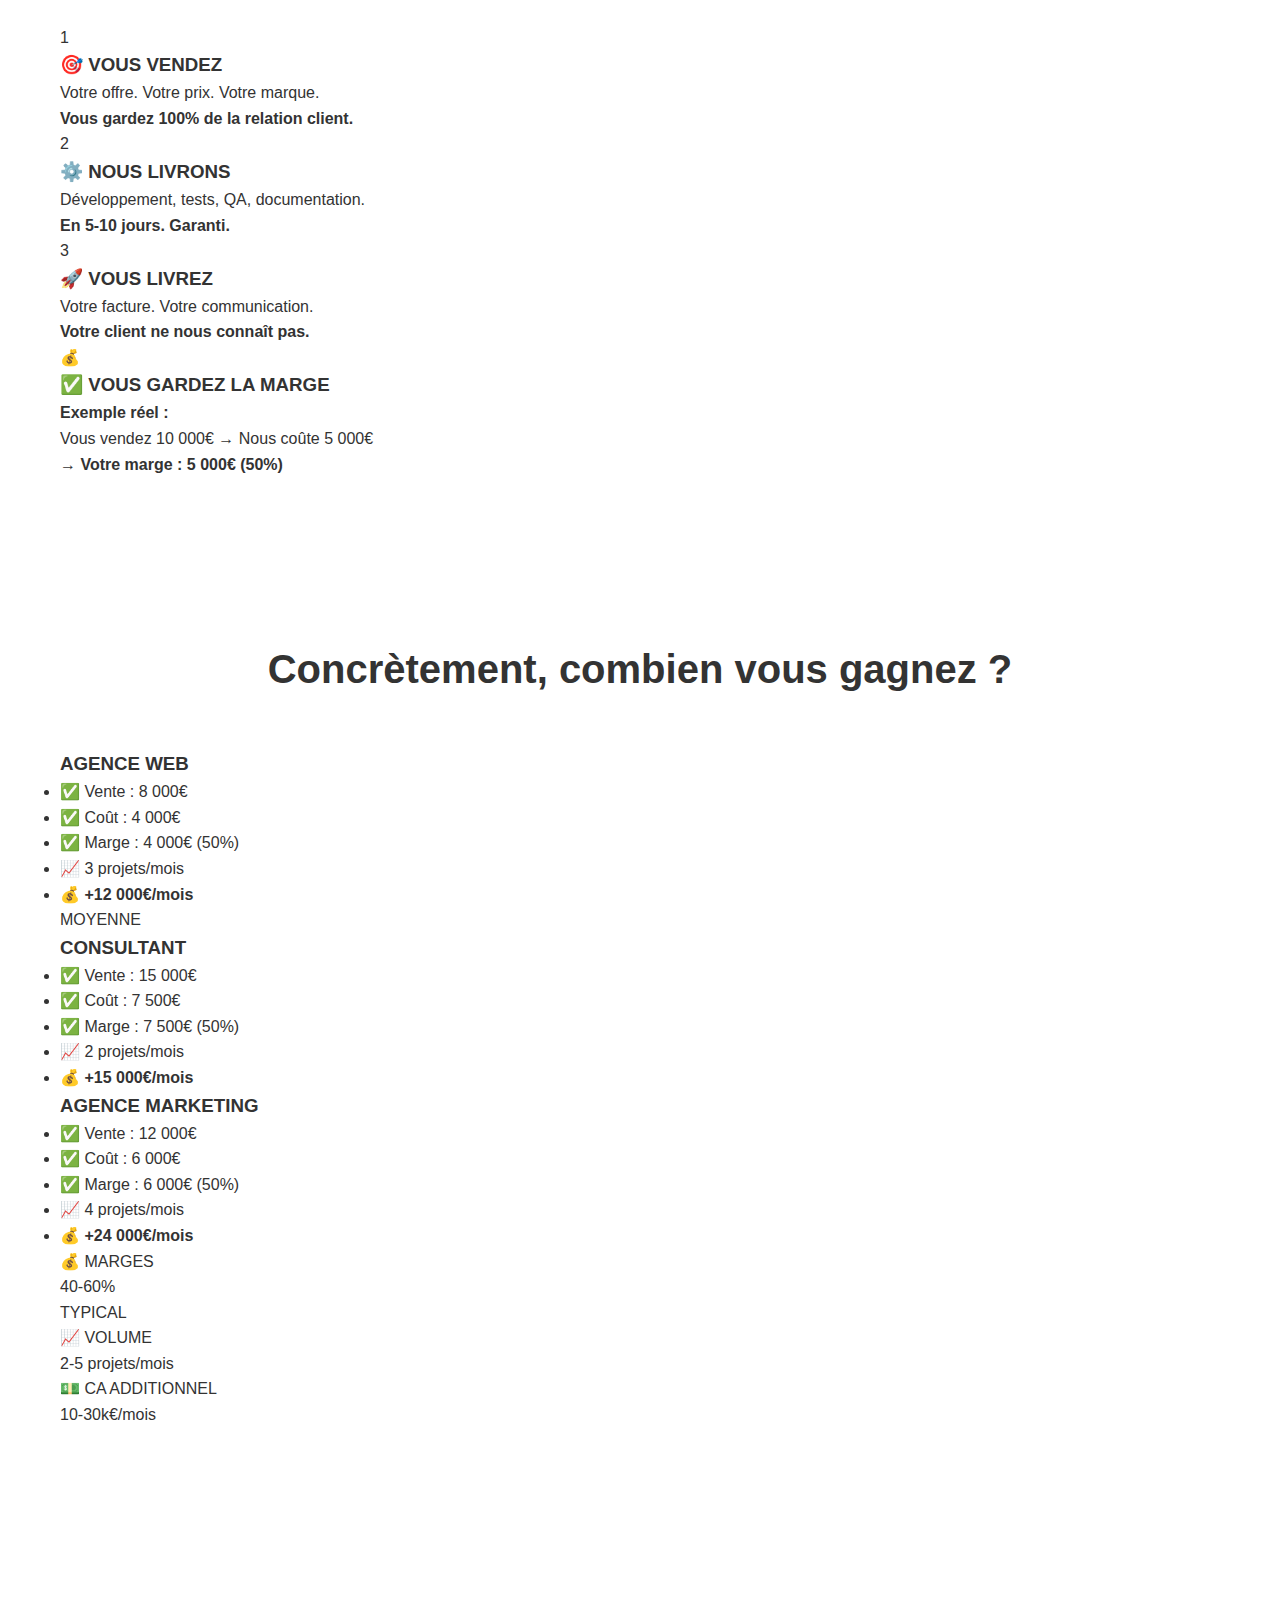
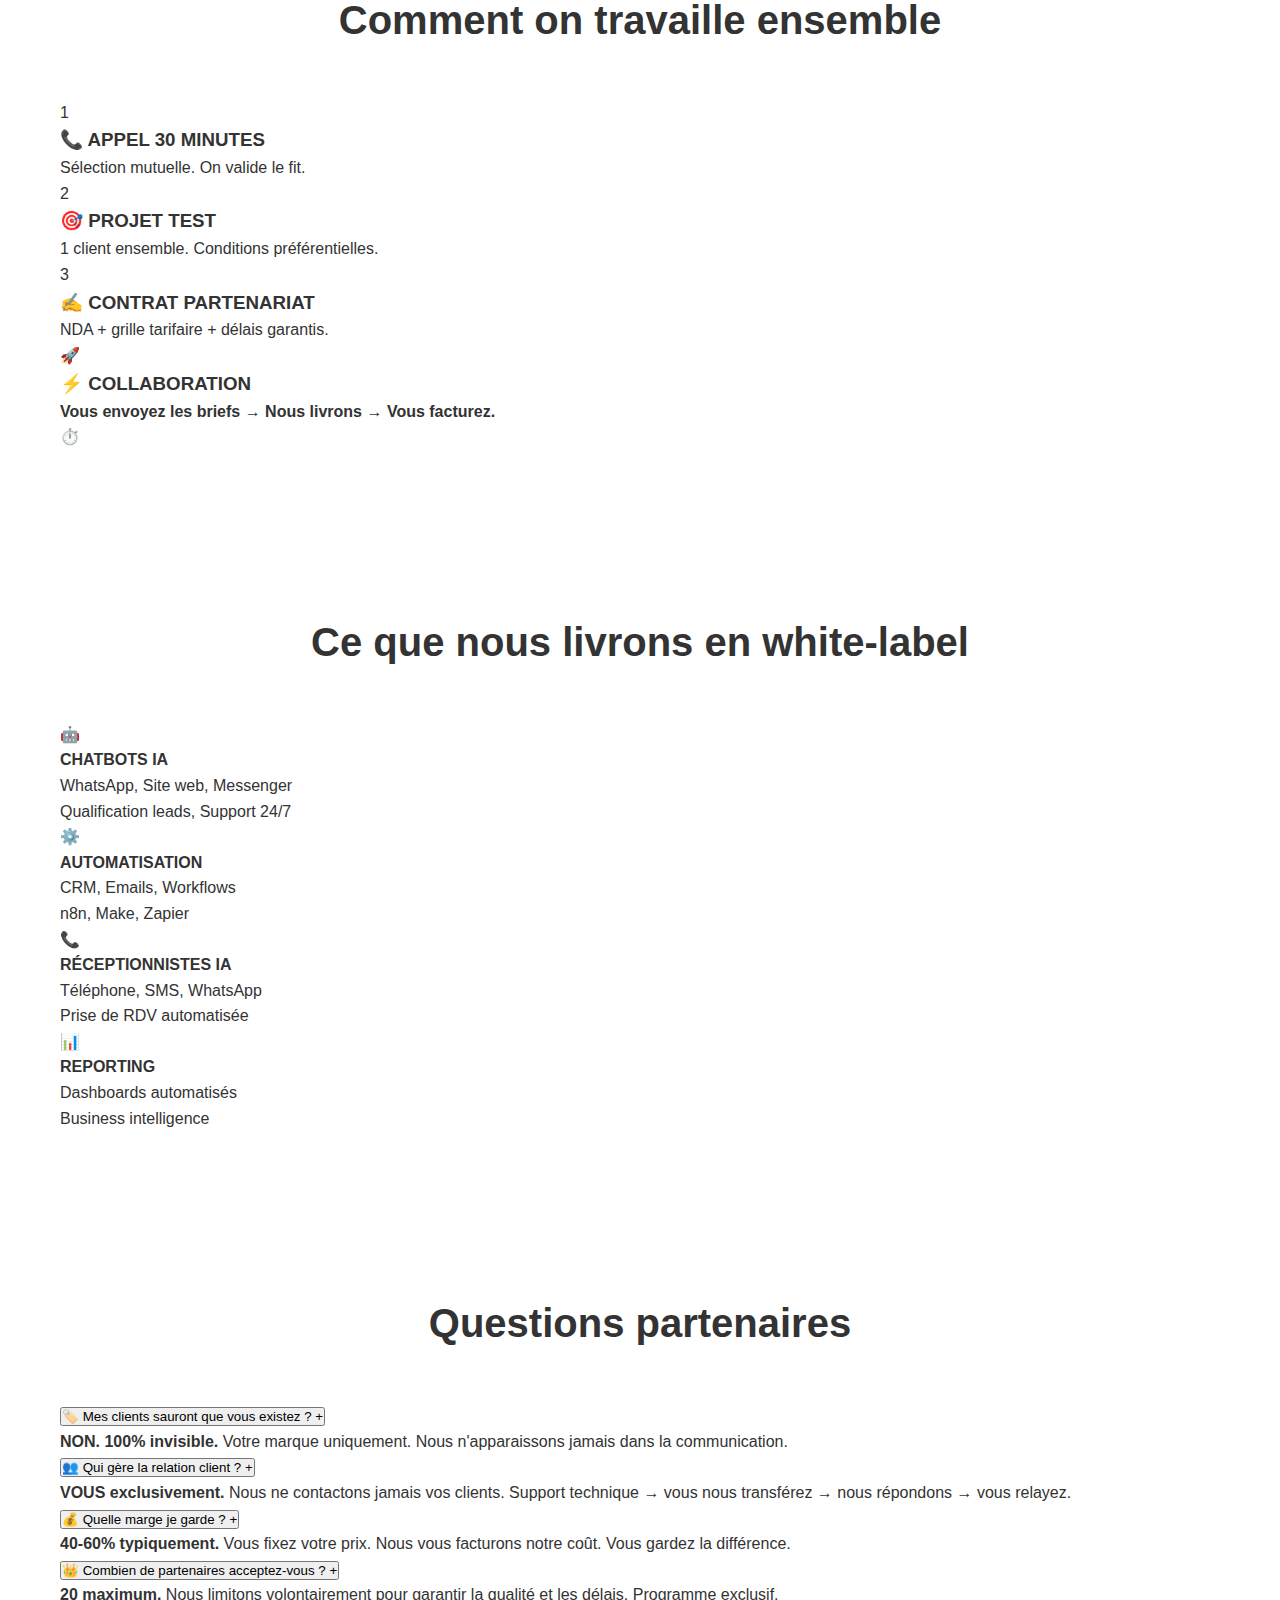
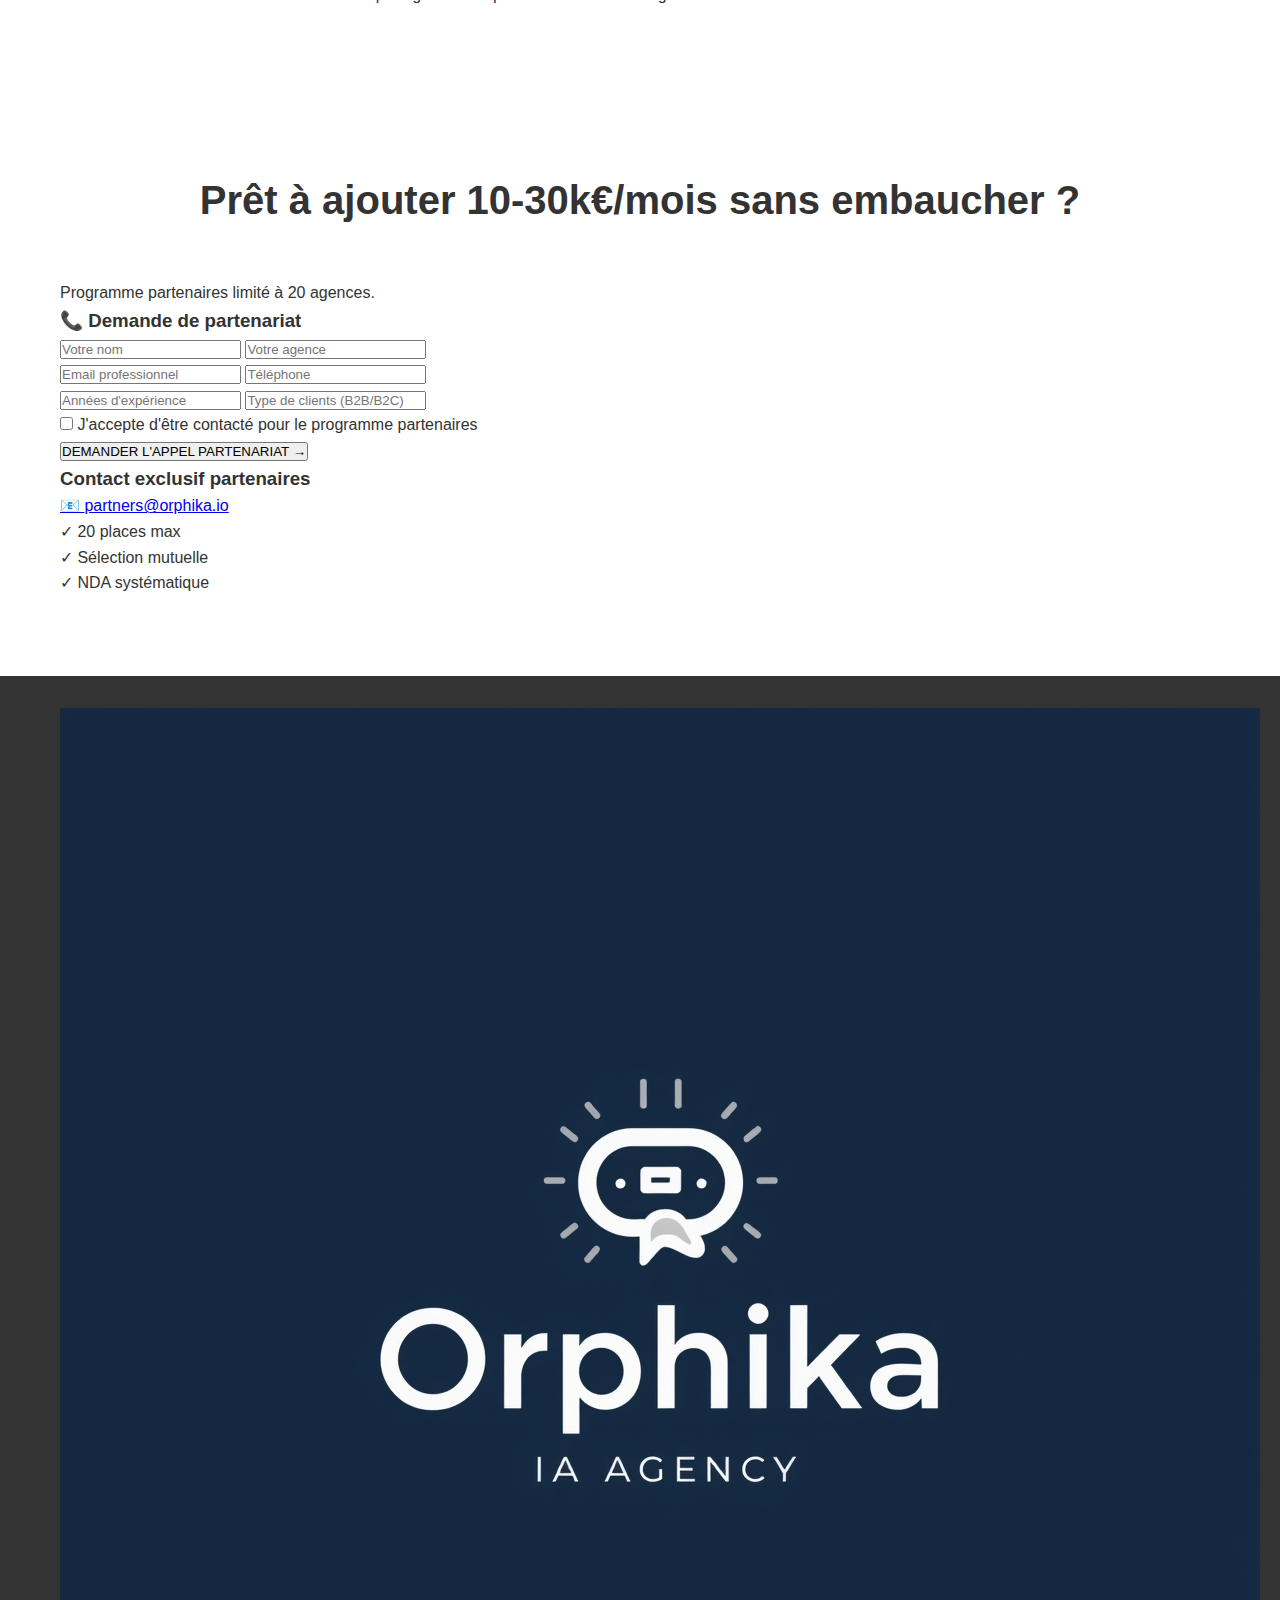
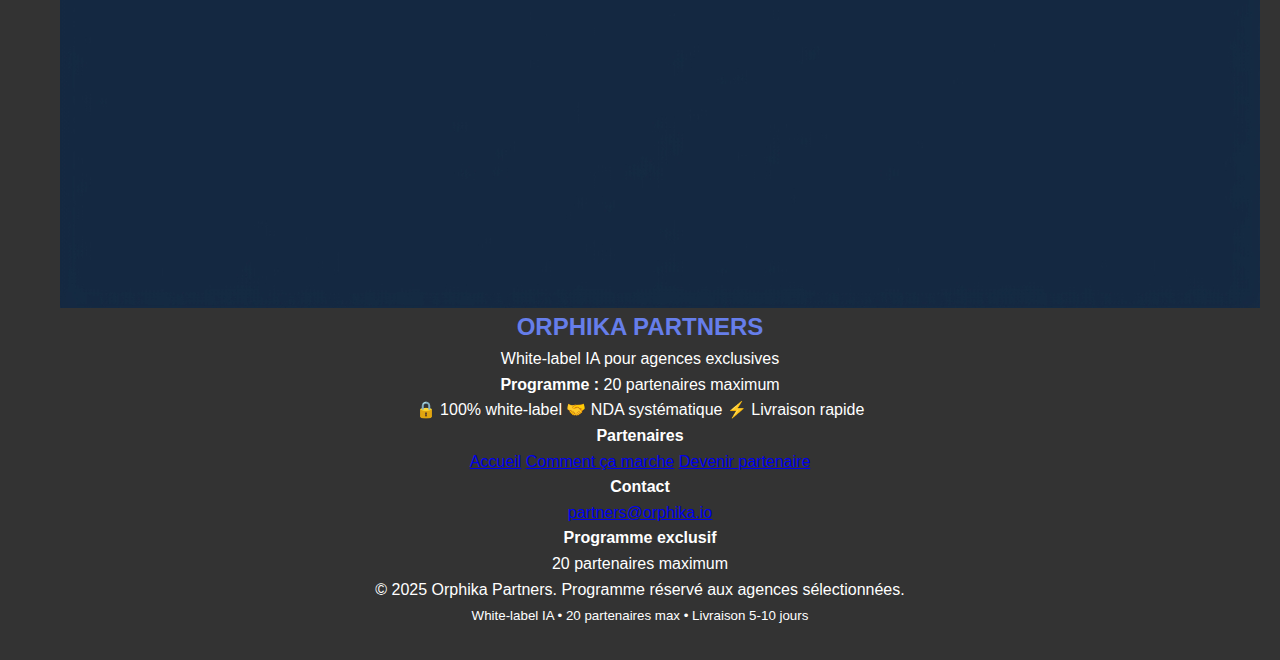
<file: pro.html>
<!DOCTYPE html>
<html lang="fr">
<head>
    <meta charset="UTF-8">
    <meta name="viewport" content="width=device-width, initial-scale=1.0">
    <title>Orphika Partners | Vendez des projets IA sans équipe technique</title>
    <meta name="description" content="Vous signez les clients. Orphika livre les systèmes. 100% white-label pour agences et consultants.">
    
    <!-- SEO -->
    <meta name="robots" content="index, follow">
    <link rel="canonical" href="https://orphika.io/pro">
    
    <!-- Open Graph -->
    <meta property="og:title" content="Orphika Partners | White-label IA pour agences">
    <meta property="og:description" content="Vendez des projets IA sans équipe technique. 100% white-label.">
    <meta property="og:type" content="website">
    <meta property="og:url" content="https://orphika.io/pro">
    
    <!-- Performance -->
    <link rel="preconnect" href="https://fonts.googleapis.com">
    <link rel="preconnect" href="https://fonts.gstatic.com" crossorigin>
    <link href="https://fonts.googleapis.com/css2?family=Orbitron:wght@700;900&family=Inter:wght@400;500;600;700;800&display=swap" rel="stylesheet">
    <link rel="preload" href="style.css" as="style">
    <link rel="preload" href="script.js" as="script">
    
    <link rel="stylesheet" href="style.css">
    <!-- Aucun cookie -->
</head>
<body>
    <!-- Animated Background -->
    <div class="animated-bg"></div>
    
    <!-- Trust Bar Flottant -->
    <div class="trust-bar">
        <div class="trust-item">
            <span class="trust-icon">✓</span>
            <span>100% white-label</span>
        </div>
        <div class="trust-item">
            <span class="trust-icon">🔒</span>
            <span>NDA systématique</span>
        </div>
        <div class="trust-item">
            <span class="trust-icon">⚡</span>
            <span>Livré en 5-10 jours</span>
        </div>
        <div class="trust-item">
            <span class="trust-icon">👑</span>
            <span>20 partenaires max</span>
        </div>
        <div class="trust-item urgency">
            <span class="trust-icon pulse-dot"></span>
            <span><strong>Programme partenaires exclusif</strong></span>
        </div>
    </div>
    
    <!-- Navigation isolée -->
    <header class="glass-header">
        <nav>
            <div class="logo-container">
                <img src="logo.png" alt="Orphika Partners - White-label IA" class="logo">
                <div class="logo-text">
                    <span class="logo-main">ORPHIKA</span>
                    <span class="logo-sub">PARTNERS</span>
                </div>
            </div>
            <div class="nav-cta">
                <button class="cta-button-nav" onclick="scrollToContact()">
                    <span class="cta-icon">🤝</span>
                    DEVENIR PARTENAIRE
                </button>
            </div>
        </nav>
    </header>

    <main>
        <!-- Hero Section -->
        <section id="accueil" class="hero-optimized" role="banner">
            <div class="hero-container">
                <div class="hero-content">
                    <div class="badge-urgency">
                        <span class="pulse-dot-orange"></span>
                        PROGRAMME EXCLUSIF • 20 PLACES MAXIMUM
                    </div>
                    
                    <h1 class="hero-title">
                        <span class="title-problem">Vendez des projets IA</span>
                        <span class="title-main">sans équipe technique.</span>
                    </h1>
                    
                    <p class="hero-subtitle">
                        <strong>Vous signez les clients. Nous livrons les systèmes.</strong>
                        <br>En marque blanche. Totalement invisible.
                    </p>
                    
                    <div class="hero-benefits">
                        <div class="benefit-item">
                            <span class="benefit-icon">🏷️</span>
                            <span><strong>100% white-label</strong></span>
                        </div>
                        <div class="benefit-item">
                            <span class="benefit-icon">💰</span>
                            <span><strong>40-60% de marge</strong></span>
                        </div>
                        <div class="benefit-item">
                            <span class="benefit-icon">⚡</span>
                            <span><strong>Livraison 5-10 jours</strong></span>
                        </div>
                    </div>
                    
                    <div class="hero-cta">
                        <button class="cta-primary" onclick="scrollToContact()">
                            <span class="cta-text">
                                <strong>RÉSERVER L'APPEL PARTENARIAT</strong>
                                <small>30 minutes • Sélection mutuelle</small>
                            </span>
                            <span class="cta-arrow">→</span>
                        </button>
                    </div>
                    
                    <div class="social-proof">
                        <div class="proof-avatars">
                            <div class="avatar">LY</div>
                            <div class="avatar">PA</div>
                            <div class="avatar">BR</div>
                            <span class="proof-text">Programme partenaires actif</span>
                        </div>
                    </div>
                </div>
                
                <div class="hero-visual">
                    <div class="phone-mockup">
                        <div class="phone-screen">
                            <div class="chat-bubble bot">
                                [VOTRE MARQUE] ✅ Projet IA livré
                            </div>
                            <div class="chat-bubble user">
                                Client ravi, veut étendre le projet
                            </div>
                            <div class="chat-bubble bot">
                                Facture : 12 000€
                                Coût Orphika : 6 000€
                                → Marge nette : 6 000€
                            </div>
                        </div>
                    </div>
                    
                    <div class="floating-badge badge-1">
                        <div class="badge-number">0</div>
                        <div class="badge-label">Clients perdus</div>
                    </div>
                    <div class="floating-badge badge-2">
                        <div class="badge-number">50%</div>
                        <div class="badge-label">Marge typique</div>
                    </div>
                    <div class="floating-badge badge-3">
                        <div class="badge-number">100%</div>
                        <div class="badge-label">Invisible</div>
                    </div>
                </div>
            </div>
        </section>

        <!-- Problème Agences -->
        <section class="problem-solution" role="region">
            <div class="container">
                <div class="problem-block">
                    <h2 class="section-title-problem">
                        <span class="title-icon">⚠️</span>
                        Le problème que personne n'avoue
                    </h2>
                    <div class="problem-grid">
                        <div class="problem-card">
                            <div class="problem-icon">🤔</div>
                            <p>"Mes clients demandent de l'IA mais je n'ai pas la tech"</p>
                        </div>
                        <div class="problem-card">
                            <div class="problem-icon">⏰</div>
                            <p>"Les projets tech dérapent, les marges fondent"</p>
                        </div>
                        <div class="problem-card">
                            <div class="problem-icon">💸</div>
                            <p>"Embaucher un dev coûte cher et c'est risqué"</p>
                        </div>
                        <div class="problem-card">
                            <div class="problem-icon">😤</div>
                            <p>"Je perds des deals face à ceux qui ont la tech"</p>
                        </div>
                    </div>
                </div>
            </div>
        </section>

        <!-- Solution -->
        <section class="how-it-works" role="region">
            <div class="container">
                <h2 class="section-title-center">
                    Votre back-office IA invisible
                </h2>
                
                <div class="timeline">
                    <div class="timeline-item">
                        <div class="timeline-number">1</div>
                        <div class="timeline-content">
                            <h3>🎯 VOUS VENDEZ</h3>
                            <p>Votre offre. Votre prix. Votre marque.<br>
                            <strong>Vous gardez 100% de la relation client.</strong></p>
                        </div>
                    </div>
                    
                    <div class="timeline-item">
                        <div class="timeline-number">2</div>
                        <div class="timeline-content">
                            <h3>⚙️ NOUS LIVRONS</h3>
                            <p>Développement, tests, QA, documentation.<br>
                            <strong>En 5-10 jours. Garanti.</strong></p>
                        </div>
                    </div>
                    
                    <div class="timeline-item">
                        <div class="timeline-number">3</div>
                        <div class="timeline-content">
                            <h3>🚀 VOUS LIVREZ</h3>
                            <p>Votre facture. Votre communication.<br>
                            <strong>Votre client ne nous connaît pas.</strong></p>
                        </div>
                    </div>
                    
                    <div class="timeline-item highlight">
                        <div class="timeline-number">💰</div>
                        <div class="timeline-content">
                            <h3>✅ VOUS GARDEZ LA MARGE</h3>
                            <p><strong>Exemple réel :</strong><br>
                            Vous vendez 10 000€ → Nous coûte 5 000€<br>
                            <strong>→ Votre marge : 5 000€ (50%)</strong></p>
                        </div>
                    </div>
                </div>
            </div>
        </section>

        <!-- Chiffres -->
        <section class="pricing-section" role="region">
            <div class="container">
                <h2 class="section-title-center">
                    Concrètement, combien vous gagnez ?
                </h2>
                
                <div class="packages-grid">
                    <div class="package-card">
                        <h3>AGENCE WEB</h3>
                        <div class="package-features">
                            <li>✅ Vente : 8 000€</li>
                            <li>✅ Coût : 4 000€</li>
                            <li>✅ Marge : 4 000€ (50%)</li>
                            <li>📈 3 projets/mois</li>
                            <li>💰 <strong>+12 000€/mois</strong></li>
                        </div>
                    </div>
                    
                    <div class="package-card popular">
                        <div class="popular-badge">MOYENNE</div>
                        <h3>CONSULTANT</h3>
                        <div class="package-features">
                            <li>✅ Vente : 15 000€</li>
                            <li>✅ Coût : 7 500€</li>
                            <li>✅ Marge : 7 500€ (50%)</li>
                            <li>📈 2 projets/mois</li>
                            <li>💰 <strong>+15 000€/mois</strong></li>
                        </div>
                    </div>
                    
                    <div class="package-card">
                        <h3>AGENCE MARKETING</h3>
                        <div class="package-features">
                            <li>✅ Vente : 12 000€</li>
                            <li>✅ Coût : 6 000€</li>
                            <li>✅ Marge : 6 000€ (50%)</li>
                            <li>📈 4 projets/mois</li>
                            <li>💰 <strong>+24 000€/mois</strong></li>
                        </div>
                    </div>
                </div>
                
                <div class="price-comparison">
                    <div class="price-card">
                        <div class="price-label">💰 MARGES</div>
                        <div class="price-amount highlighted">40-60%</div>
                    </div>
                    
                    <div class="price-card best">
                        <div class="price-badge">TYPICAL</div>
                        <div class="price-label">📈 VOLUME</div>
                        <div class="price-amount highlighted">2-5 projets/mois</div>
                    </div>
                    
                    <div class="price-card">
                        <div class="price-label">💵 CA ADDITIONNEL</div>
                        <div class="price-amount highlighted">10-30k€/mois</div>
                    </div>
                </div>
            </div>
        </section>

        <!-- Process -->
        <section class="how-it-works" role="region">
            <div class="container">
                <h2 class="section-title-center">
                    Comment on travaille ensemble
                </h2>
                
                <div class="timeline">
                    <div class="timeline-item">
                        <div class="timeline-number">1</div>
                        <div class="timeline-content">
                            <h3>📞 APPEL 30 MINUTES</h3>
                            <p>Sélection mutuelle. On valide le fit.</p>
                        </div>
                    </div>
                    
                    <div class="timeline-item">
                        <div class="timeline-number">2</div>
                        <div class="timeline-content">
                            <h3>🎯 PROJET TEST</h3>
                            <p>1 client ensemble. Conditions préférentielles.</p>
                        </div>
                    </div>
                    
                    <div class="timeline-item">
                        <div class="timeline-number">3</div>
                        <div class="timeline-content">
                            <h3>✍️ CONTRAT PARTENARIAT</h3>
                            <p>NDA + grille tarifaire + délais garantis.</p>
                        </div>
                    </div>
                    
                    <div class="timeline-item highlight">
                        <div class="timeline-number">🚀</div>
                        <div class="timeline-content">
                            <h3>⚡ COLLABORATION</h3>
                            <p><strong>Vous envoyez les briefs → Nous livrons → Vous facturez.</strong></p>
                            <div class="timeline-duration" style="background: var(--gradient-cta); color: white;">
                                ⏱️ DÉLAIS : 5-10 jours garantis
                            </div>
                        </div>
                    </div>
                </div>
            </div>
        </section>

        <!-- Projets -->
        <section class="pourqui-optimized" role="region">
            <div class="container">
                <h2 class="section-title-center">
                    Ce que nous livrons en white-label
                </h2>
                
                <div class="testimonials-grid">
                    <div class="testimonial-card">
                        <div class="testimonial-header">
                            <div class="avatar-large">🤖</div>
                            <div class="testimonial-meta">
                                <strong>CHATBOTS IA</strong>
                            </div>
                        </div>
                        <div class="testimonial-text">
                            WhatsApp, Site web, Messenger<br>
                            Qualification leads, Support 24/7
                        </div>
                    </div>
                    
                    <div class="testimonial-card">
                        <div class="testimonial-header">
                            <div class="avatar-large">⚙️</div>
                            <div class="testimonial-meta">
                                <strong>AUTOMATISATION</strong>
                            </div>
                        </div>
                        <div class="testimonial-text">
                            CRM, Emails, Workflows<br>
                            n8n, Make, Zapier
                        </div>
                    </div>
                    
                    <div class="testimonial-card">
                        <div class="testimonial-header">
                            <div class="avatar-large">📞</div>
                            <div class="testimonial-meta">
                                <strong>RÉCEPTIONNISTES IA</strong>
                            </div>
                        </div>
                        <div class="testimonial-text">
                            Téléphone, SMS, WhatsApp<br>
                            Prise de RDV automatisée
                        </div>
                    </div>
                    
                    <div class="testimonial-card">
                        <div class="testimonial-header">
                            <div class="avatar-large">📊</div>
                            <div class="testimonial-meta">
                                <strong>REPORTING</strong>
                            </div>
                        </div>
                        <div class="testimonial-text">
                            Dashboards automatisés<br>
                            Business intelligence
                        </div>
                    </div>
                </div>
            </div>
        </section>

        <!-- FAQ -->
        <section class="faq-section" role="region">
            <div class="container">
                <h2 class="section-title-center">Questions partenaires</h2>
                
                <div class="faq-accordion">
                    <div class="faq-accordion-item">
                        <button class="faq-question" onclick="toggleFAQ(this)">
                            <span class="faq-icon">🏷️</span>
                            <span class="faq-text">Mes clients sauront que vous existez ?</span>
                            <span class="faq-toggle">+</span>
                        </button>
                        <div class="faq-answer">
                            <p><strong>NON. 100% invisible.</strong> Votre marque uniquement. Nous n'apparaissons jamais dans la communication.</p>
                        </div>
                    </div>
                    
                    <div class="faq-accordion-item">
                        <button class="faq-question" onclick="toggleFAQ(this)">
                            <span class="faq-icon">👥</span>
                            <span class="faq-text">Qui gère la relation client ?</span>
                            <span class="faq-toggle">+</span>
                        </button>
                        <div class="faq-answer">
                            <p><strong>VOUS exclusivement.</strong> Nous ne contactons jamais vos clients. Support technique → vous nous transférez → nous répondons → vous relayez.</p>
                        </div>
                    </div>
                    
                    <div class="faq-accordion-item">
                        <button class="faq-question" onclick="toggleFAQ(this)">
                            <span class="faq-icon">💰</span>
                            <span class="faq-text">Quelle marge je garde ?</span>
                            <span class="faq-toggle">+</span>
                        </button>
                        <div class="faq-answer">
                            <p><strong>40-60% typiquement.</strong> Vous fixez votre prix. Nous vous facturons notre coût. Vous gardez la différence.</p>
                        </div>
                    </div>
                    
                    <div class="faq-accordion-item">
                        <button class="faq-question" onclick="toggleFAQ(this)">
                            <span class="faq-icon">👑</span>
                            <span class="faq-text">Combien de partenaires acceptez-vous ?</span>
                            <span class="faq-toggle">+</span>
                        </button>
                        <div class="faq-answer">
                            <p><strong>20 maximum.</strong> Nous limitons volontairement pour garantir la qualité et les délais. Programme exclusif.</p>
                        </div>
                    </div>
                </div>
            </div>
        </section>

        <!-- Contact -->
        <section id="contact" class="contact-final" role="region">
            <div class="container">
                <div class="cta-final-block">
                    <h2>Prêt à ajouter 10-30k€/mois sans embaucher ?</h2>
                    <p>Programme partenaires limité à 20 agences.</p>
                    
                    <div class="contact-methods">
                        <div class="contact-priority">
                            <h3>📞 Demande de partenariat</h3>
                            <form id="simpleContactForm" class="inline-form">
                                <div class="form-row">
                                    <input type="text" name="name" placeholder="Votre nom" required>
                                    <input type="text" name="company" placeholder="Votre agence" required>
                                </div>
                                <div class="form-row">
                                    <input type="email" name="email" placeholder="Email professionnel" required>
                                    <input type="tel" name="phone" placeholder="Téléphone">
                                </div>
                                <div class="form-row">
                                    <input type="text" name="experience" placeholder="Années d'expérience" required>
                                    <input type="text" name="clients" placeholder="Type de clients (B2B/B2C)">
                                </div>
                                <div class="form-consent-inline">
                                    <input type="checkbox" id="consent" required>
                                    <label for="consent">
                                        J'accepte d'être contacté pour le programme partenaires
                                    </label>
                                </div>
                                <button type="submit" class="cta-submit">
                                    <span class="btn-text">DEMANDER L'APPEL PARTENARIAT</span>
                                    <span class="btn-arrow">→</span>
                                </button>
                            </form>
                            <div id="simpleFormMessage" class="form-message"></div>
                        </div>
                        
                        <div class="contact-alternative">
                            <h3>Contact exclusif partenaires</h3>
                            <div class="contact-direct">
                                <a href="mailto:partners@orphika.io" class="contact-btn">
                                    <span class="contact-icon">📧</span>
                                    <span>partners@orphika.io</span>
                                </a>
                            </div>
                            <div class="contact-badges">
                                <div class="mini-badge">✓ 20 places max</div>
                                <div class="mini-badge">✓ Sélection mutuelle</div>
                                <div class="mini-badge">✓ NDA systématique</div>
                            </div>
                        </div>
                    </div>
                </div>
            </div>
        </section>
    </main>

    <!-- Footer isolé -->
    <footer class="footer-optimized" role="contentinfo">
        <div class="container">
            <div class="footer-content">
                <div class="footer-brand">
                    <div class="logo-container">
                        <img src="logo.png" alt="Orphika Partners" class="logo">
                        <div class="logo-text">
                            <span class="logo-main">ORPHIKA</span>
                            <span class="logo-sub">PARTNERS</span>
                        </div>
                    </div>
                    <p>White-label IA pour agences exclusives</p>
                    <p><strong>Programme :</strong> 20 partenaires maximum</p>
                    <div class="footer-trust">
                        <span class="trust-badge">🔒 100% white-label</span>
                        <span class="trust-badge">🤝 NDA systématique</span>
                        <span class="trust-badge">⚡ Livraison rapide</span>
                    </div>
                </div>
                
                <div class="footer-links">
                    <div class="link-group">
                        <h4>Partenaires</h4>
                        <a href="#accueil" onclick="scrollToSection('accueil')">Accueil</a>
                        <a href="#solution" onclick="scrollToSection('solution')">Comment ça marche</a>
                        <a href="#contact" onclick="scrollToSection('contact')">Devenir partenaire</a>
                    </div>
                    
                    <div class="link-group">
                        <h4>Contact</h4>
                        <a href="mailto:partners@orphika.io">partners@orphika.io</a>
                        <p><strong>Programme exclusif</strong></p>
                        <p>20 partenaires maximum</p>
                    </div>
                </div>
            </div>
            
            <div class="footer-bottom">
                <p>&copy; 2025 Orphika Partners. Programme réservé aux agences sélectionnées.</p>
                <p><small>White-label IA • 20 partenaires max • Livraison 5-10 jours</small></p>
            </div>
        </div>
    </footer>

    <script src="script.js"></script>
</body>
</html>
</file>
<file: style.css>
/* Reset et styles de base */
* {
    margin: 0;
    padding: 0;
    box-sizing: border-box;
}

body {
    font-family: 'Arial', sans-serif;
    line-height: 1.6;
    color: #333;
}

.container {
    max-width: 1200px;
    margin: 0 auto;
    padding: 0 20px;
}

/* Header et Navigation */
header {
    background: rgba(255, 255, 255, 0.95);
    backdrop-filter: blur(10px);
    position: fixed;
    width: 100%;
    top: 0;
    z-index: 1000;
    box-shadow: 0 2px 20px rgba(0, 0, 0, 0.1);
}

nav {
    display: flex;
    justify-content: space-between;
    align-items: center;
    padding: 1rem 5%;
    max-width: 1200px;
    margin: 0 auto;
}

.logo {
    display: flex;
    align-items: center;
    gap: 10px;
}

.logo-img {
    height: 40px;
    width: auto;
    transition: transform 0.3s ease;
}

.logo-img:hover {
    transform: scale(1.05);
}

.logo-text {
    font-size: 1.5rem;
    font-weight: bold;
    color: #667eea;
}

.nav-menu {
    display: flex;
    list-style: none;
    gap: 2rem;
}

.nav-menu a {
    text-decoration: none;
    color: #333;
    font-weight: 500;
    transition: color 0.3s ease;
}

.nav-menu a:hover {
    color: #667eea;
}

/* Section Hero */
.hero {
    background: linear-gradient(135deg, #667eea 0%, #764ba2 100%);
    color: white;
    padding: 150px 5% 100px;
    text-align: center;
    margin-top: 70px;
}

.hero-content h1 {
    font-size: 3rem;
    margin-bottom: 1.5rem;
    font-weight: 700;
}

.hero-content p {
    font-size: 1.3rem;
    margin-bottom: 2.5rem;
    opacity: 0.9;
    max-width: 600px;
    margin-left: auto;
    margin-right: auto;
}

.cta-button {
    background: #ff6b6b;
    color: white;
    border: none;
    padding: 15px 35px;
    font-size: 1.1rem;
    border-radius: 50px;
    cursor: pointer;
    transition: transform 0.3s ease, background 0.3s ease;
    font-weight: 600;
}

.cta-button:hover {
    transform: translateY(-3px);
    background: #ff5252;
    box-shadow: 0 10px 25px rgba(255, 107, 107, 0.3);
}

/* Sections générales */
section {
    padding: 80px 0;
}

h2 {
    text-align: center;
    font-size: 2.5rem;
    margin-bottom: 3rem;
    color: #333;
}

/* Services */
.services {
    background: #f8f9fa;
}

.services-grid {
    display: grid;
    grid-template-columns: repeat(auto-fit, minmax(300px, 1fr));
    gap: 2rem;
    margin-top: 3rem;
}

.service-card {
    background: white;
    padding: 2.5rem;
    border-radius: 15px;
    text-align: center;
    box-shadow: 0 5px 20px rgba(0, 0, 0, 0.1);
    transition: transform 0.3s ease;
}

.service-card:hover {
    transform: translateY(-10px);
}

.service-card h3 {
    font-size: 1.5rem;
    margin-bottom: 1rem;
    color: #667eea;
}

/* About Section */
.about {
    text-align: center;
}

.about p {
    font-size: 1.2rem;
    max-width: 700px;
    margin: 0 auto 3rem;
    color: #666;
}

.stats {
    display: grid;
    grid-template-columns: repeat(auto-fit, minmax(200px, 1fr));
    gap: 2rem;
    margin-top: 3rem;
}

.stat {
    text-align: center;
}

.number {
    display: block;
    font-size: 3rem;
    font-weight: bold;
    color: #667eea;
    margin-bottom: 0.5rem;
}

.label {
    font-size: 1.1rem;
    color: #666;
}

/* Contact Section */
.contact {
    background: #f8f9fa;
}

.contact-form {
    max-width: 600px;
    margin: 0 auto;
    display: flex;
    flex-direction: column;
    gap: 1.5rem;
}

.contact-form input,
.contact-form textarea {
    padding: 1rem;
    border: 2px solid #e9ecef;
    border-radius: 10px;
    font-size: 1rem;
    transition: border-color 0.3s ease;
}

.contact-form input:focus,
.contact-form textarea:focus {
    outline: none;
    border-color: #667eea;
}

.contact-form button {
    background: #667eea;
    color: white;
    border: none;
    padding: 1rem 2rem;
    border-radius: 10px;
    font-size: 1.1rem;
    cursor: pointer;
    transition: background 0.3s ease;
}

.contact-form button:hover {
    background: #5a6fd8;
}

/* Footer */
footer {
    background: #333;
    color: white;
    text-align: center;
    padding: 2rem 0;
}

/* Responsive Design */
@media (max-width: 768px) {
    .nav-menu {
        flex-direction: column;
        gap: 1rem;
    }
    
    .hero-content h1 {
        font-size: 2rem;
    }
    
    .hero-content p {
        font-size: 1.1rem;
    }
    
    h2 {
        font-size: 2rem;
    }
    
    .services-grid {
        grid-template-columns: 1fr;
    }
}
</file>
